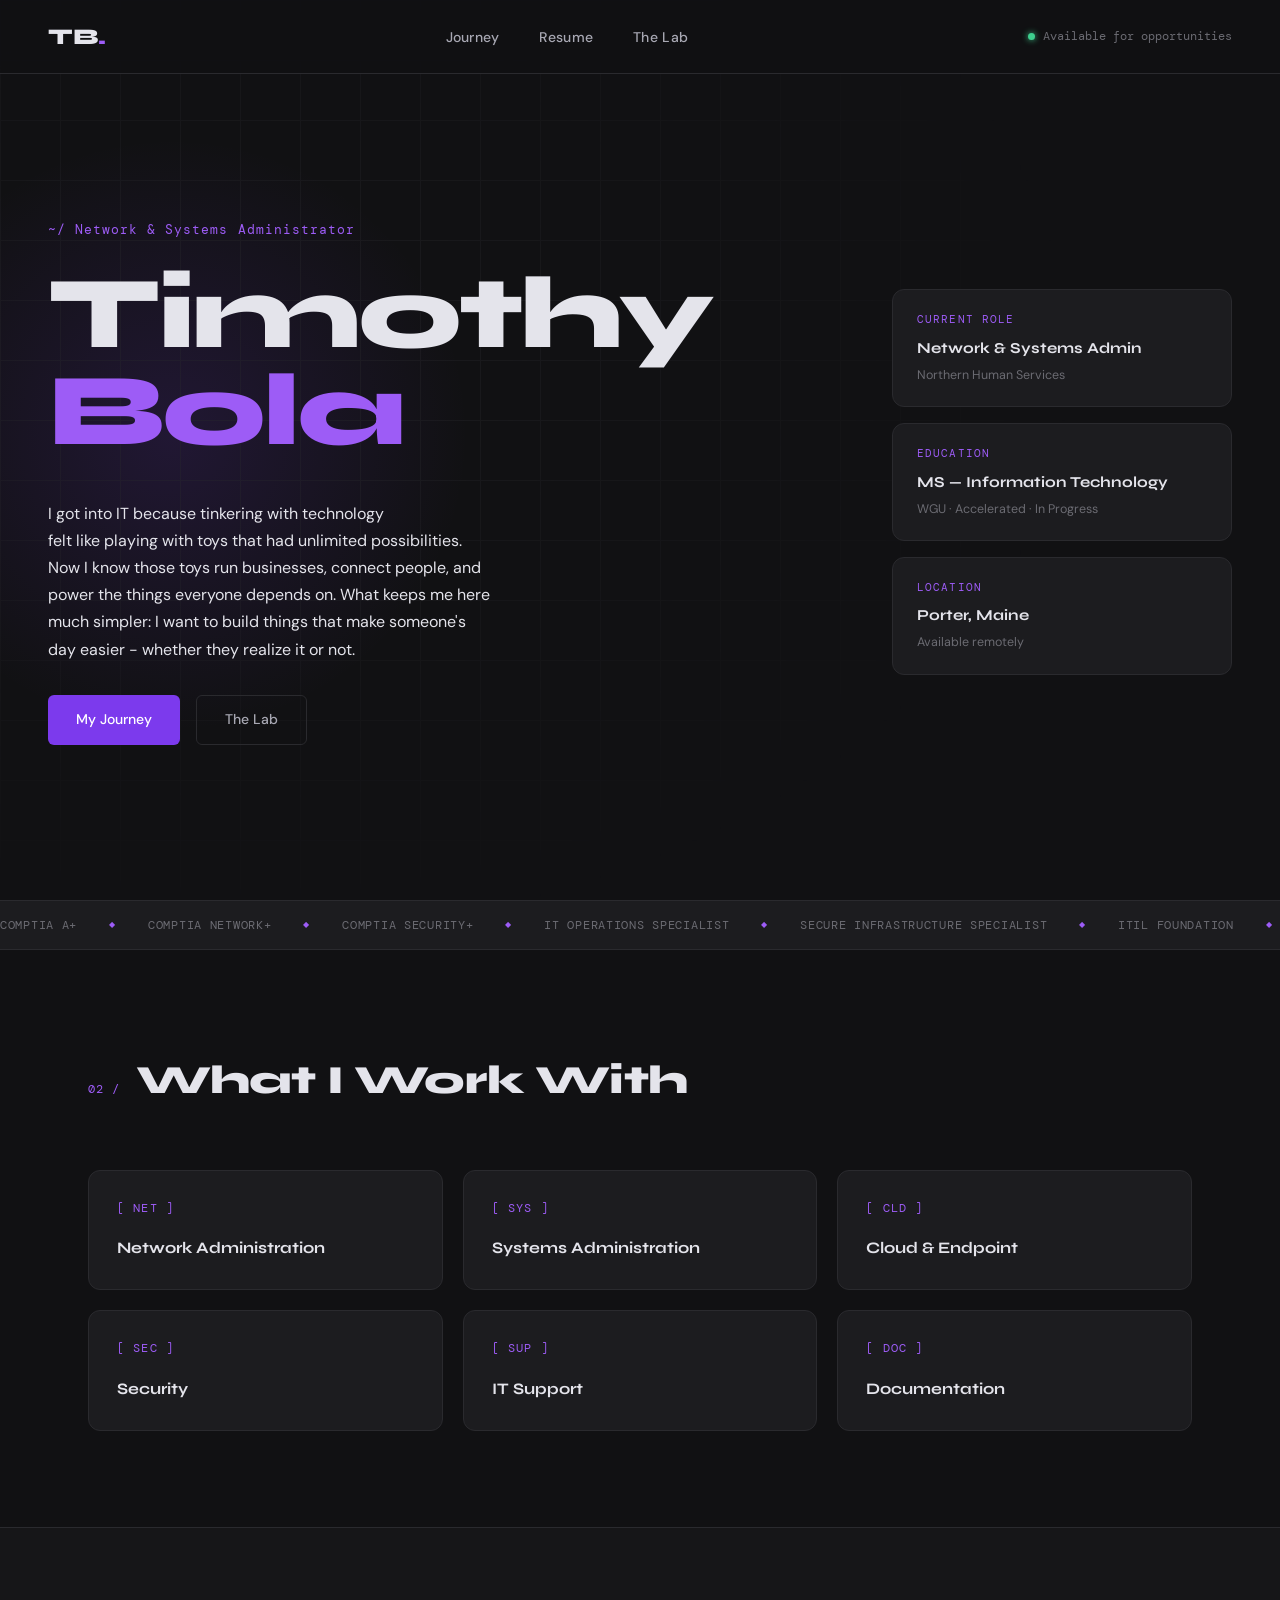
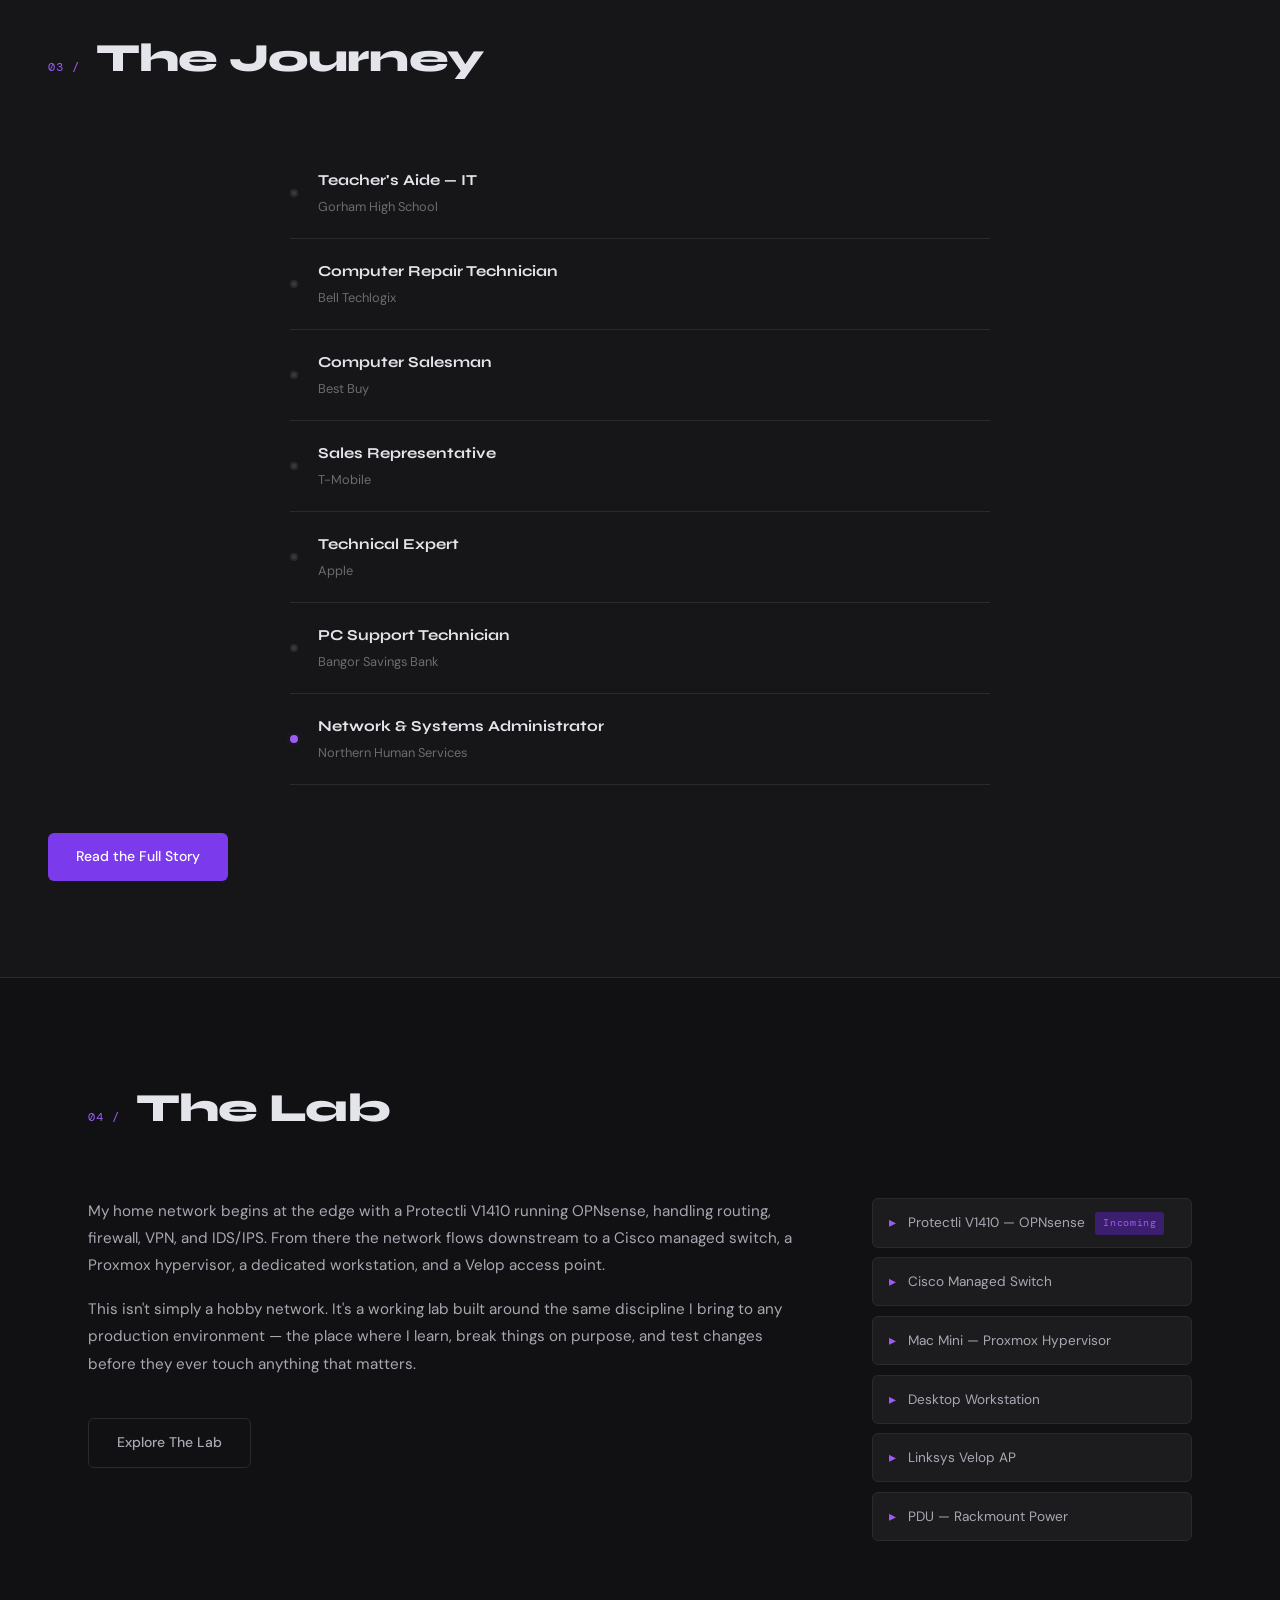
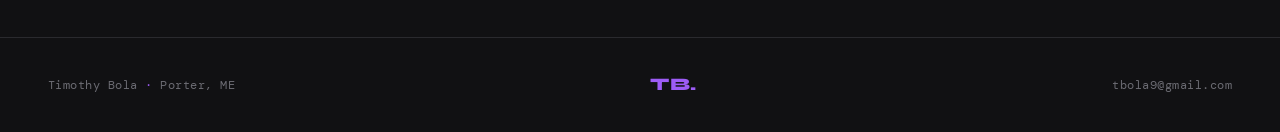
<file: index.html>
<!DOCTYPE html>
<html lang="en">
<head>
  <meta charset="UTF-8" />
  <meta name="viewport" content="width=device-width, initial-scale=1.0" />
  <title>Timothy Bola — Network & Systems Administrator</title>
  <link rel="preconnect" href="https://fonts.googleapis.com" />
  <link rel="preconnect" href="https://fonts.gstatic.com" crossorigin />
  <link href="https://fonts.googleapis.com/css2?family=Syne:wght@400;600;700;800&family=DM+Mono:wght@300;400;500&family=DM+Sans:wght@300;400;500&display=swap" rel="stylesheet" />
  <link rel="stylesheet" href="style.css" />
</head>
<body>

  <!-- NAV -->
  <nav class="nav" id="nav">
    <div class="nav-logo">TB<span class="accent">.</span></div>
    <ul class="nav-links">
      <li><a href="journey.html">Journey</a></li>
      <li><a href="resume.html">Resume</a></li>
      <li><a href="lab.html">The Lab</a></li>
    </ul>
    <div class="nav-status">
      <span class="status-dot"></span>
      <span class="status-text">Available for opportunities</span>
    </div>
  </nav>

  <!-- HERO -->
  <section class="hero" id="about">
    <div class="hero-bg-grid"></div>

    <div class="hero-content">
      <div class="hero-tag mono">
        <span class="accent">~/</span> Network &amp; Systems Administrator
      </div>

      <h1 class="hero-name">
        Timothy<br /><span class="name-accent">Bola</span>
      </h1>

      <p class="hero-statement">
        <p>I got into IT because tinkering with technology</p>
        <p>felt like playing with toys that had unlimited possibilities.</p>
        <p>Now I know those toys run businesses, connect people, and</p>
        <p>power the things everyone depends on. What keeps me here</p>
       <p> much simpler: I want to build things that make someone's</p> 
        <p>day easier - whether they realize it or not.</p>
        <p>                                                         </p>
      </p>

      <div class="hero-cta">
        <a href="journey.html" class="btn btn-primary">My Journey</a>
        <a href="lab.html" class="btn btn-ghost">The Lab</a>
      </div>
    </div>

    <div class="hero-sidebar">
      <div class="sidebar-card">
        <div class="card-label mono">Current Role</div>
        <div class="card-value">Network &amp; Systems Admin</div>
        <div class="card-sub">Northern Human Services</div>
      </div>
      <div class="sidebar-card">
        <div class="card-label mono">Education</div>
        <div class="card-value">MS — Information Technology</div>
        <div class="card-sub">WGU · Accelerated · In Progress</div>
      </div>
      <div class="sidebar-card">
        <div class="card-label mono">Location</div>
        <div class="card-value">Porter, Maine</div>
        <div class="card-sub">Available remotely</div>
      </div>
    </div>
  </section>

  <!-- CERTS TICKER -->
  <div class="ticker-wrap">
    <div class="ticker">
      <span class="mono">CompTIA A+</span>
      <span class="ticker-sep accent">◆</span>
      <span class="mono">CompTIA Network+</span>
      <span class="ticker-sep accent">◆</span>
      <span class="mono">CompTIA Security+</span>
      <span class="ticker-sep accent">◆</span>
      <span class="mono">IT Operations Specialist</span>
      <span class="ticker-sep accent">◆</span>
      <span class="mono">Secure Infrastructure Specialist</span>
      <span class="ticker-sep accent">◆</span>
      <span class="mono">ITIL Foundation</span>
      <span class="ticker-sep accent">◆</span>
      <span class="mono">Google IT Fundamentals</span>
      <span class="ticker-sep accent">◆</span>
      <!-- duplicate for seamless loop -->
      <span class="mono">CompTIA A+</span>
      <span class="ticker-sep accent">◆</span>
      <span class="mono">CompTIA Network+</span>
      <span class="ticker-sep accent">◆</span>
      <span class="mono">CompTIA Security+</span>
      <span class="ticker-sep accent">◆</span>
      <span class="mono">IT Operations Specialist</span>
      <span class="ticker-sep accent">◆</span>
      <span class="mono">Secure Infrastructure Specialist</span>
      <span class="ticker-sep accent">◆</span>
      <span class="mono">ITIL Foundation</span>
      <span class="ticker-sep accent">◆</span>
      <span class="mono">Google IT Fundamentals</span>
      <span class="ticker-sep accent">◆</span>
    </div>
  </div>

  <!-- WHAT I DO -->
  <section class="section" id="skills">
    <div class="section-header">
      <span class="mono accent">02 /</span>
      <h2>What I Work With</h2>
    </div>

    <div class="skills-grid">

      <div class="skill-block">
        <div class="skill-icon mono">[ NET ]</div>
        <h3>Network Administration</h3>
        <div class="skill-reveal">
          <span>OPNsense</span>
          <span>VLANs</span>
          <span>VPNs</span>
          <span>Cisco Switching</span>
          <span>DNS / DHCP</span>
          <span>Firewalls</span>
          <span>IDS / IPS</span>
        </div>
      </div>

      <div class="skill-block">
        <div class="skill-icon mono">[ SYS ]</div>
        <h3>Systems Administration</h3>
        <div class="skill-reveal">
          <span>Active Directory</span>
          <span>Azure AD / Entra ID</span>
          <span>Hybrid Identity</span>
          <span>Proxmox</span>
          <span>VMware</span>
          <span>Hyper-V</span>
          <span>Windows Server</span>
        </div>
      </div>

      <div class="skill-block">
        <div class="skill-icon mono">[ CLD ]</div>
        <h3>Cloud &amp; Endpoint</h3>
        <div class="skill-reveal">
          <span>Microsoft 365</span>
          <span>Microsoft Intune</span>
          <span>MDM / MAM</span>
          <span>Conditional Access</span>
          <span>SharePoint</span>
          <span>Teams</span>
        </div>
      </div>

      <div class="skill-block">
        <div class="skill-icon mono">[ SEC ]</div>
        <h3>Security</h3>
        <div class="skill-reveal">
          <span>MFA</span>
          <span>Conditional Access</span>
          <span>DLP Policies</span>
          <span>Security Hardening</span>
          <span>ITIL Incident Mgmt</span>
          <span>Firewall Policy</span>
        </div>
      </div>

      <div class="skill-block">
        <div class="skill-icon mono">[ SUP ]</div>
        <h3>IT Support</h3>
        <div class="skill-reveal">
          <span>Help Desk Tier 1–2</span>
          <span>TeamViewer</span>
          <span>RDP</span>
          <span>Hardware Repair</span>
          <span>Ticketing Systems</span>
          <span>Asset Management</span>
        </div>
      </div>

      <div class="skill-block">
        <div class="skill-icon mono">[ DOC ]</div>
        <h3>Documentation</h3>
        <div class="skill-reveal">
          <span>Technical Write-ups</span>
          <span>Knowledge Base</span>
          <span>Network Diagrams</span>
          <span>Runbooks</span>
          <span>Escalation Workflows</span>
          <span>Process Documentation</span>
        </div>
      </div>

    </div>
  </section>

  <!-- JOURNEY PREVIEW -->
  <section class="section section-alt" id="journey-preview">
    <div class="section-header">
      <span class="mono accent">03 /</span>
      <h2>The Journey</h2>
    </div>

    <div class="timeline-preview" id="timeline">
      <div class="timeline-indicator" id="tl-indicator"></div>

      <a href="journey.html#stop-1" class="timeline-item" style="--delay: 0ms">
        <div class="tl-content">
          <div class="tl-role">Teacher's Aide — IT</div>
          <div class="tl-org">Gorham High School</div>
        </div>
      </a>

      <a href="journey.html#stop-2" class="timeline-item" style="--delay: 80ms">
        <div class="tl-content">
          <div class="tl-role">Computer Repair Technician</div>
          <div class="tl-org">Bell Techlogix</div>
        </div>
      </a>

      <a href="journey.html#stop-3" class="timeline-item" style="--delay: 160ms">
        <div class="tl-content">
          <div class="tl-role">Computer Salesman</div>
          <div class="tl-org">Best Buy</div>
        </div>
      </a>

      <a href="journey.html#stop-4" class="timeline-item" style="--delay: 200ms">
        <div class="tl-content">
          <div class="tl-role">Sales Representative</div>
          <div class="tl-org">T-Mobile</div>
        </div>
      </a>

      <a href="journey.html#stop-5" class="timeline-item" style="--delay: 240ms">
        <div class="tl-content">
          <div class="tl-role">Technical Expert</div>
          <div class="tl-org">Apple</div>
        </div>
      </a>

      <a href="journey.html#stop-6" class="timeline-item" style="--delay: 280ms">
        <div class="tl-content">
          <div class="tl-role">PC Support Technician</div>
          <div class="tl-org">Bangor Savings Bank</div>
        </div>
      </a>

      <a href="journey.html#stop-7" class="timeline-item timeline-item--current" style="--delay: 320ms">
        <div class="tl-content">
          <div class="tl-role">Network &amp; Systems Administrator</div>
          <div class="tl-org">Northern Human Services</div>
        </div>
      </a>

    </div>

    <a href="journey.html" class="btn btn-primary" style="margin-top: 3rem;">Read the Full Story</a>
  </section>

  <!-- HOMELAB PREVIEW -->
  <section class="section" id="homelab-preview">
    <div class="section-header">
      <span class="mono accent">04 /</span>
      <h2>The Lab</h2>
    </div>
    <div class="homelab-preview-grid">
      <div class="homelab-text">
        <p> My home network begins at the edge with a Protectli V1410 running OPNsense, handling routing, firewall, VPN, and IDS/IPS. From there the network flows downstream to a Cisco managed switch, a Proxmox hypervisor, a dedicated workstation, and a Velop access point.</p>
        <p>This isn't simply a hobby network. It's a working lab built around the same discipline I bring to any production environment — the place where I learn, break things on purpose, and test changes before they ever touch anything that matters.</p>
        <a href="lab.html" class="btn btn-ghost" style="margin-top:1.5rem;">Explore The Lab</a>
      </div>
      <div class="homelab-stack">
        <div class="stack-item">
          <span class="mono accent">▸</span>
          <span>Protectli V1410 — OPNsense <span class="badge">Incoming</span></span>
        </div>
        <div class="stack-item">
          <span class="mono accent">▸</span>
          <span>Cisco Managed Switch</span>
        </div>
        <div class="stack-item">
          <span class="mono accent">▸</span>
          <span>Mac Mini — Proxmox Hypervisor</span>
        </div>
        <div class="stack-item">
          <span class="mono accent">▸</span>
          <span>Desktop Workstation</span>
        </div>
        <div class="stack-item">
          <span class="mono accent">▸</span>
          <span>Linksys Velop AP</span>
        </div>
        <div class="stack-item">
          <span class="mono accent">▸</span>
          <span>PDU — Rackmount Power</span>
        </div>
      </div>
    </div>
  </section>

  <!-- FOOTER -->
  <footer class="footer">
    <div class="footer-left mono">
      Timothy Bola <span class="accent">·</span> Porter, ME
    </div>
    <div class="footer-center mono accent">TB.</div>
    <div class="footer-right mono">
      tbola9@gmail.com
    </div>
  </footer>

  <script src="main.js"></script>
</body>
</html>
</file>
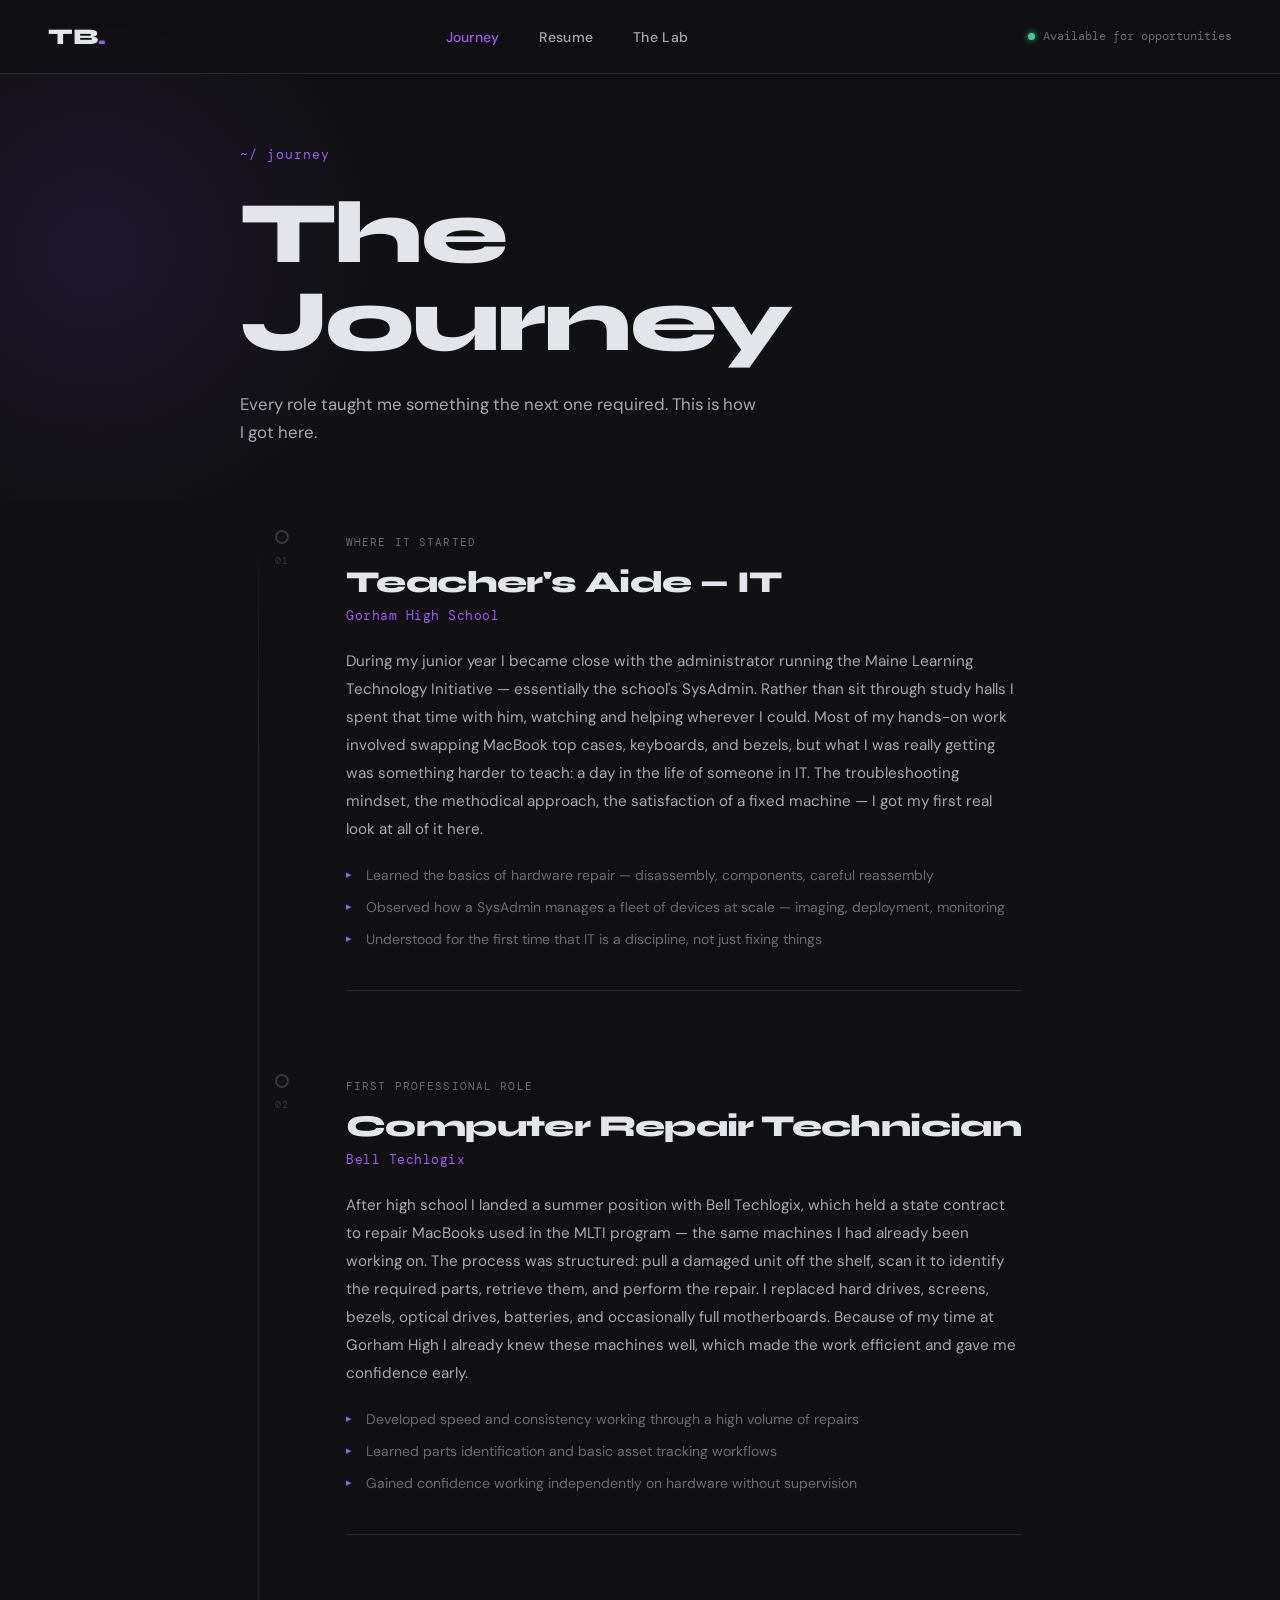
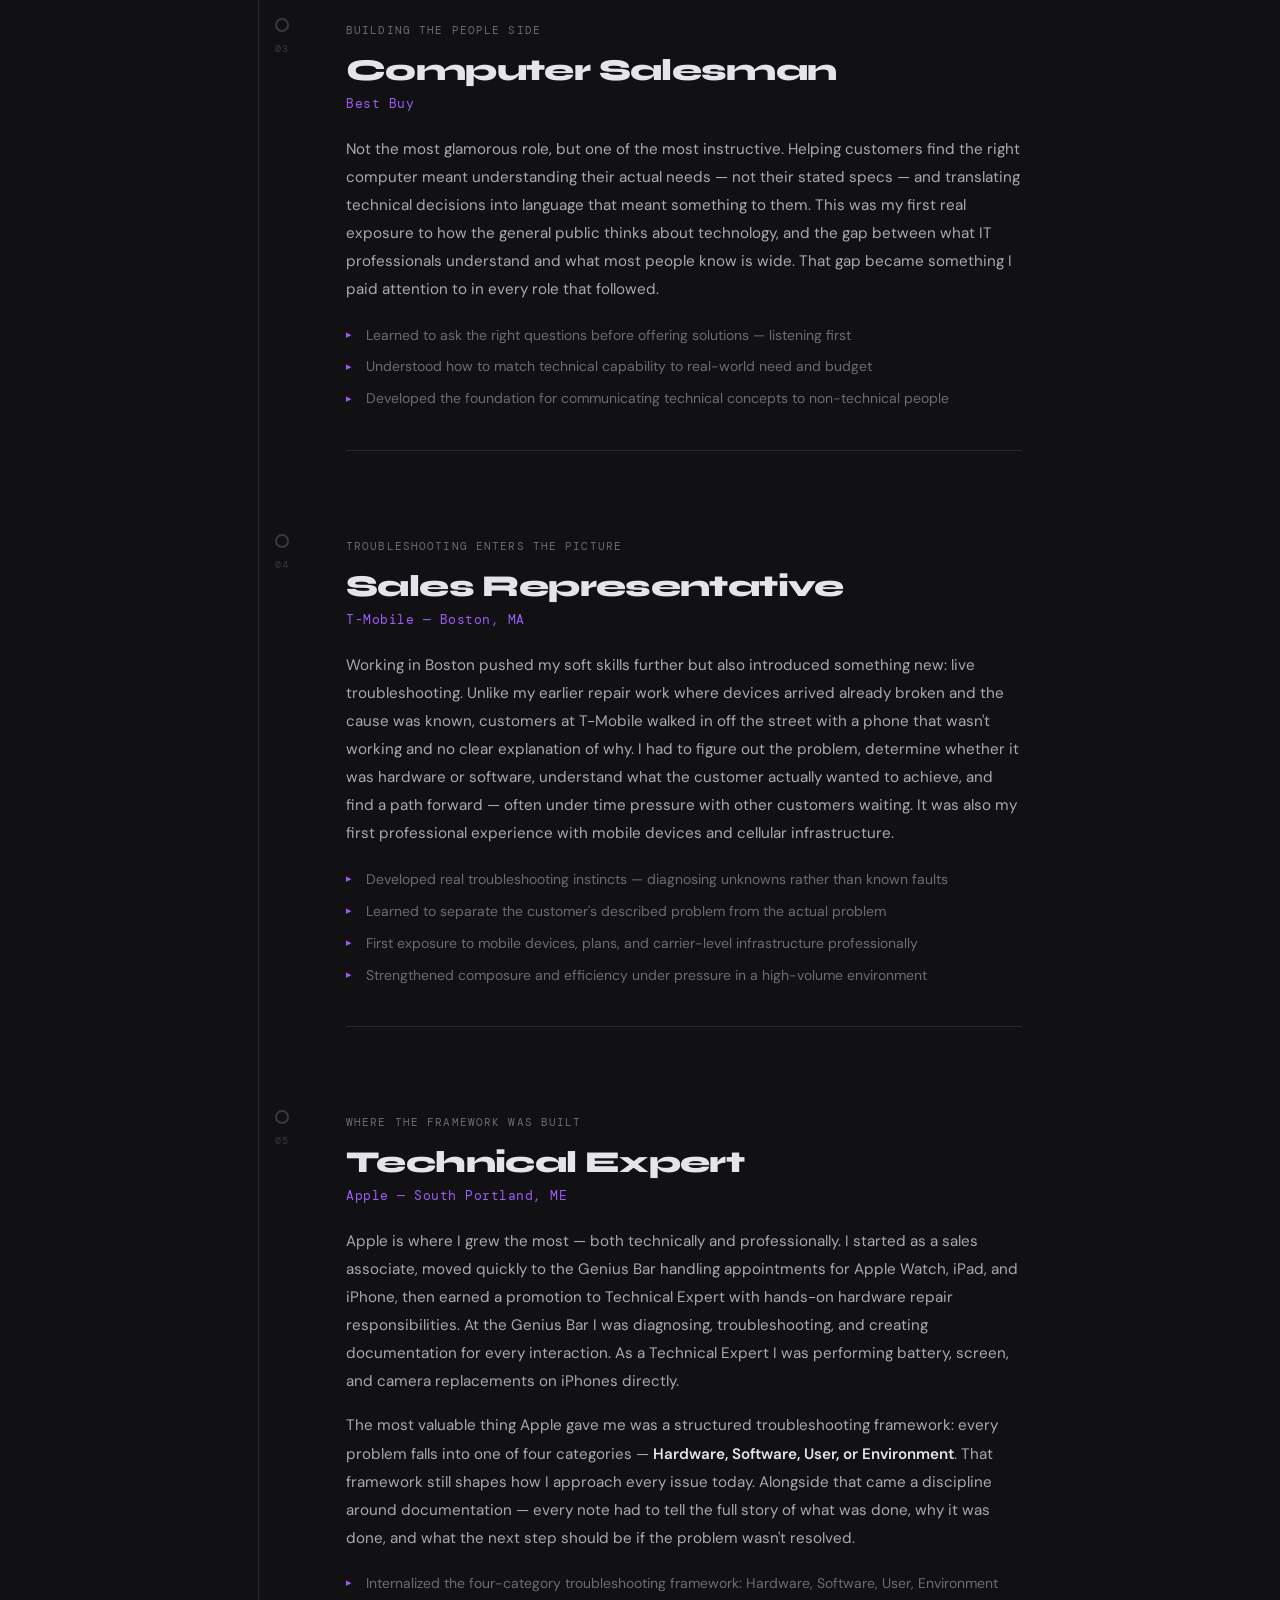
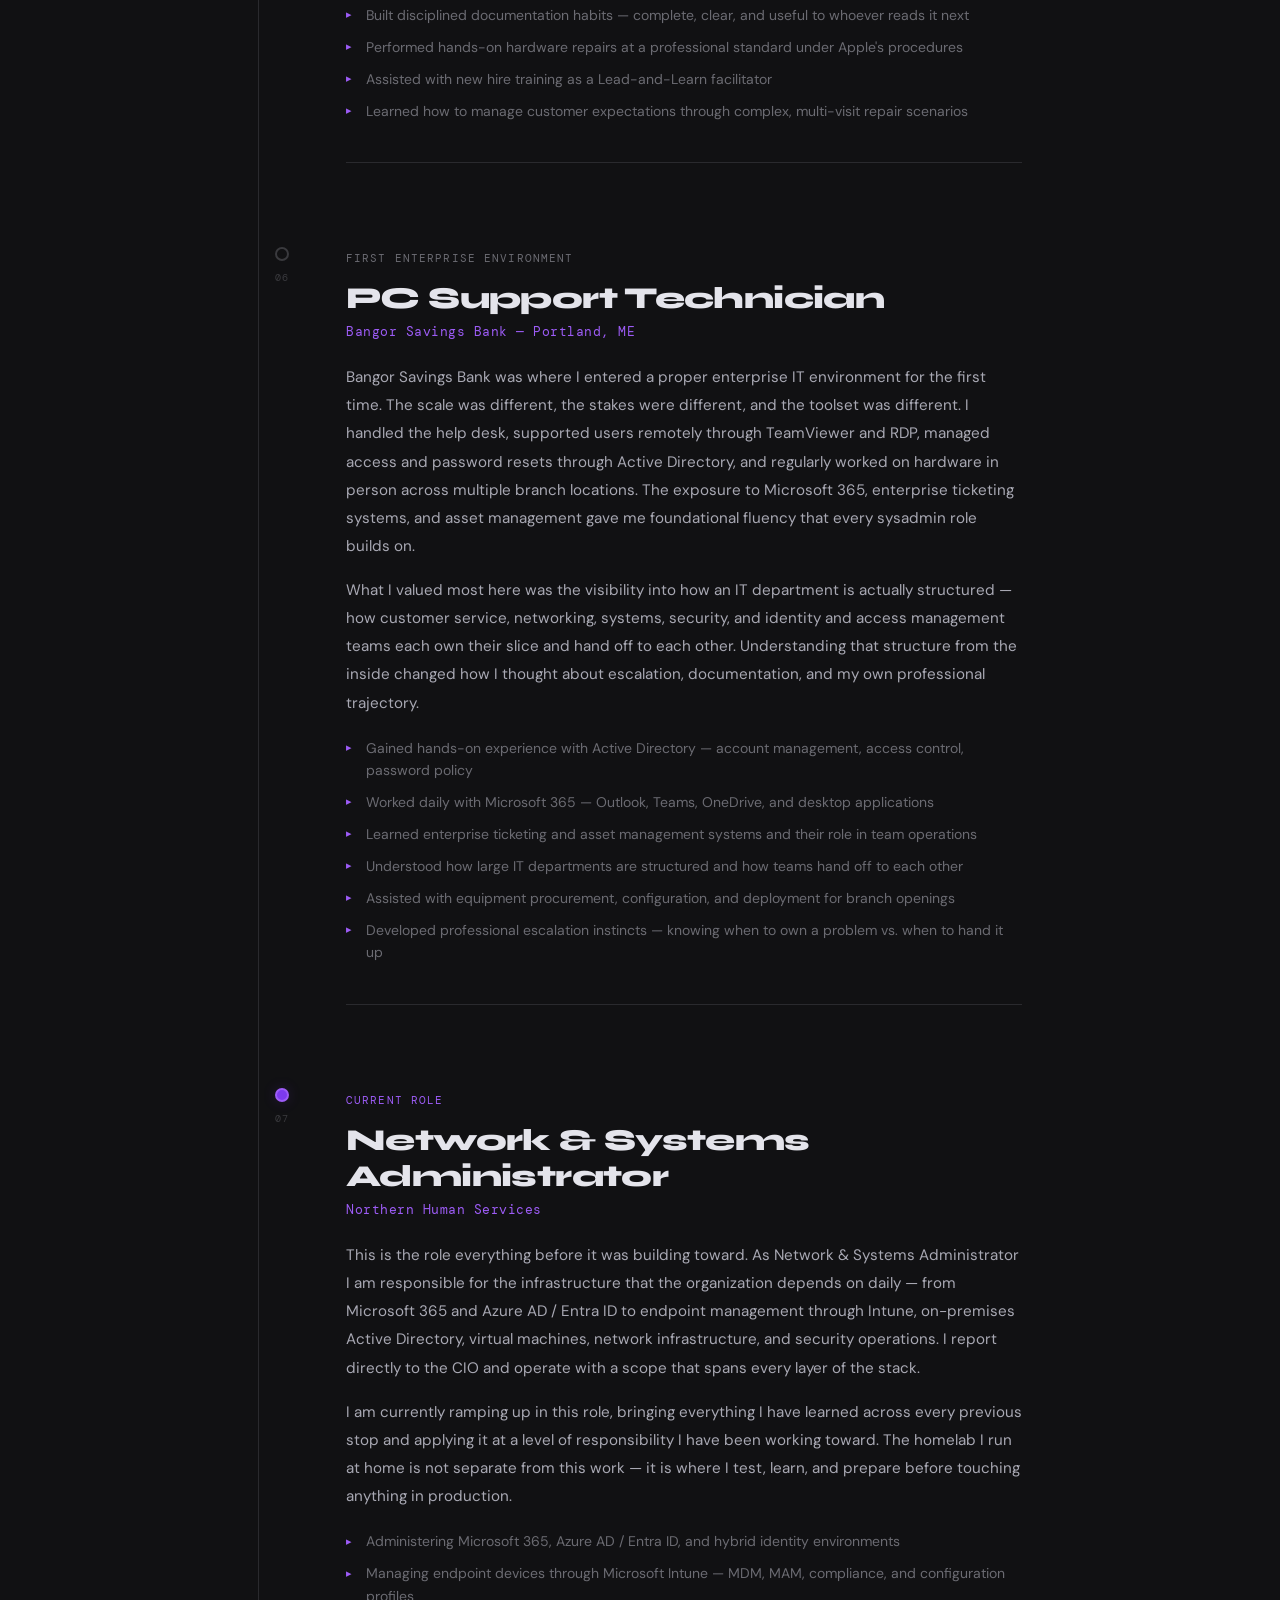
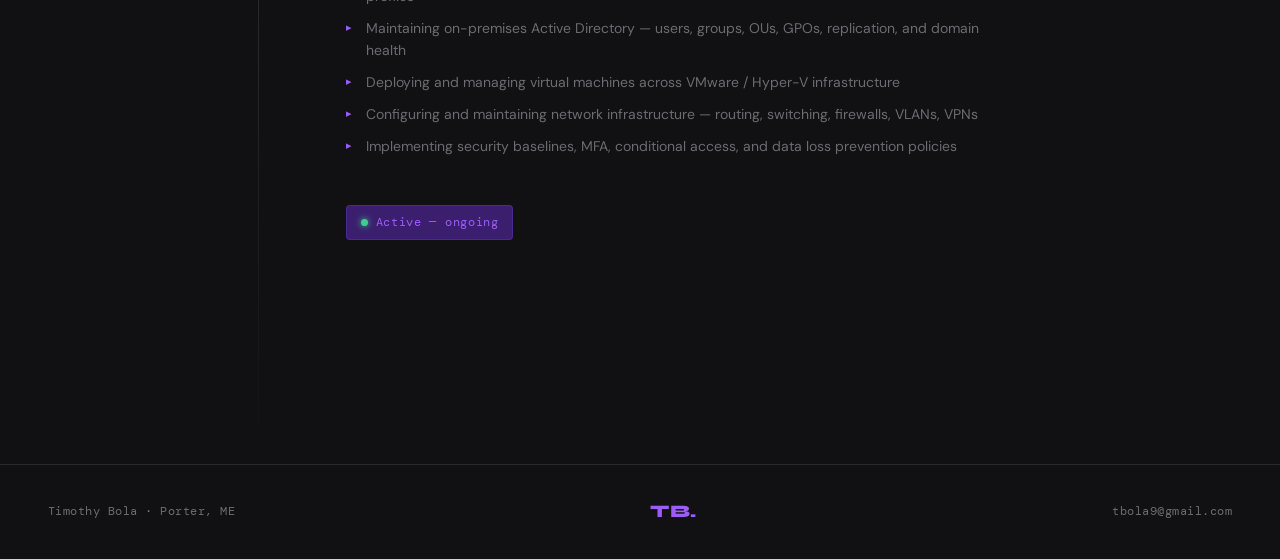
<file: journey.html>
<!DOCTYPE html>
<html lang="en">
<head>
  <meta charset="UTF-8" />
  <meta name="viewport" content="width=device-width, initial-scale=1.0" />
  <title>The Journey — Timothy Bola</title>
  <link rel="preconnect" href="https://fonts.googleapis.com" />
  <link rel="preconnect" href="https://fonts.gstatic.com" crossorigin />
  <link href="https://fonts.googleapis.com/css2?family=Syne:wght@400;600;700;800&family=DM+Mono:wght@300;400;500&family=DM+Sans:wght@300;400;500&display=swap" rel="stylesheet" />
  <link rel="stylesheet" href="style.css" />
  <link rel="stylesheet" href="journey.css" />
</head>
<body>

  <!-- NAV -->
  <nav class="nav" id="nav">
    <a href="index.html" class="nav-logo">TB<span class="accent">.</span></a>
    <ul class="nav-links">
      <li><a href="journey.html" class="nav-active">Journey</a></li>
      <li><a href="resume.html">Resume</a></li>
      <li><a href="lab.html">The Lab</a></li>
    </ul>
    <div class="nav-status">
      <span class="status-dot"></span>
      <span class="status-text">Available for opportunities</span>
    </div>
  </nav>

  <!-- PAGE HEADER -->
  <header class="journey-header">
    <div class="journey-header-inner">
      <div class="hero-tag mono">
        <span class="accent">~/</span> journey
      </div>
      <h1 class="journey-title">The Journey</h1>
      <p class="journey-subtitle">
        Every role taught me something the next one required. This is how I got here.
      </p>
    </div>
  </header>

  <!-- TIMELINE -->
  <main class="journey-main">
    <div class="journey-line"></div>

    <!-- 01 — Gorham High School -->
    <article class="journey-stop" id="stop-1">
      <div class="stop-marker">
        <div class="stop-dot"></div>
        <div class="stop-number mono">01</div>
      </div>
      <div class="stop-content">
        <div class="stop-meta">
          <span class="stop-tag mono">Where it started</span>
        </div>
        <h2 class="stop-title">Teacher's Aide — IT</h2>
        <div class="stop-org">Gorham High School</div>
        <p class="stop-description">
          During my junior year I became close with the administrator running the Maine Learning
          Technology Initiative — essentially the school's SysAdmin. Rather than sit through study
          halls I spent that time with him, watching and helping wherever I could. Most of my hands-on
          work involved swapping MacBook top cases, keyboards, and bezels, but what I was really getting
          was something harder to teach: a day in the life of someone in IT. The troubleshooting mindset,
          the methodical approach, the satisfaction of a fixed machine — I got my first real look at all
          of it here.
        </p>
        <ul class="stop-lessons">
          <li>Learned the basics of hardware repair — disassembly, components, careful reassembly</li>
          <li>Observed how a SysAdmin manages a fleet of devices at scale — imaging, deployment, monitoring</li>
          <li>Understood for the first time that IT is a discipline, not just fixing things</li>
        </ul>
      </div>
    </article>

    <!-- 02 — Bell Techlogix -->
    <article class="journey-stop" id="stop-2">
      <div class="stop-marker">
        <div class="stop-dot"></div>
        <div class="stop-number mono">02</div>
      </div>
      <div class="stop-content">
        <div class="stop-meta">
          <span class="stop-tag mono">First professional role</span>
        </div>
        <h2 class="stop-title">Computer Repair Technician</h2>
        <div class="stop-org">Bell Techlogix</div>
        <p class="stop-description">
          After high school I landed a summer position with Bell Techlogix, which held a state contract
          to repair MacBooks used in the MLTI program — the same machines I had already been working on.
          The process was structured: pull a damaged unit off the shelf, scan it to identify the required
          parts, retrieve them, and perform the repair. I replaced hard drives, screens, bezels, optical
          drives, batteries, and occasionally full motherboards. Because of my time at Gorham High I
          already knew these machines well, which made the work efficient and gave me confidence early.
        </p>
        <ul class="stop-lessons">
          <li>Developed speed and consistency working through a high volume of repairs</li>
          <li>Learned parts identification and basic asset tracking workflows</li>
          <li>Gained confidence working independently on hardware without supervision</li>
        </ul>
      </div>
    </article>

    <!-- 03 — Best Buy -->
    <article class="journey-stop" id="stop-3">
      <div class="stop-marker">
        <div class="stop-dot"></div>
        <div class="stop-number mono">03</div>
      </div>
      <div class="stop-content">
        <div class="stop-meta">
          <span class="stop-tag mono">Building the people side</span>
        </div>
        <h2 class="stop-title">Computer Salesman</h2>
        <div class="stop-org">Best Buy</div>
        <p class="stop-description">
          Not the most glamorous role, but one of the most instructive. Helping customers find the right
          computer meant understanding their actual needs — not their stated specs — and translating
          technical decisions into language that meant something to them. This was my first real exposure
          to how the general public thinks about technology, and the gap between what IT professionals
          understand and what most people know is wide. That gap became something I paid attention to
          in every role that followed.
        </p>
        <ul class="stop-lessons">
          <li>Learned to ask the right questions before offering solutions — listening first</li>
          <li>Understood how to match technical capability to real-world need and budget</li>
          <li>Developed the foundation for communicating technical concepts to non-technical people</li>
        </ul>
      </div>
    </article>

    <!-- 04 — T-Mobile -->
    <article class="journey-stop" id="stop-4">
      <div class="stop-marker">
        <div class="stop-dot"></div>
        <div class="stop-number mono">04</div>
      </div>
      <div class="stop-content">
        <div class="stop-meta">
          <span class="stop-tag mono">Troubleshooting enters the picture</span>
        </div>
        <h2 class="stop-title">Sales Representative</h2>
        <div class="stop-org">T-Mobile — Boston, MA</div>
        <p class="stop-description">
          Working in Boston pushed my soft skills further but also introduced something new:
          live troubleshooting. Unlike my earlier repair work where devices arrived already broken
          and the cause was known, customers at T-Mobile walked in off the street with a phone
          that wasn't working and no clear explanation of why. I had to figure out the problem,
          determine whether it was hardware or software, understand what the customer actually
          wanted to achieve, and find a path forward — often under time pressure with other
          customers waiting. It was also my first professional experience with mobile devices
          and cellular infrastructure.
        </p>
        <ul class="stop-lessons">
          <li>Developed real troubleshooting instincts — diagnosing unknowns rather than known faults</li>
          <li>Learned to separate the customer's described problem from the actual problem</li>
          <li>First exposure to mobile devices, plans, and carrier-level infrastructure professionally</li>
          <li>Strengthened composure and efficiency under pressure in a high-volume environment</li>
        </ul>
      </div>
    </article>

    <!-- 05 — Apple -->
    <article class="journey-stop" id="stop-5">
      <div class="stop-marker">
        <div class="stop-dot"></div>
        <div class="stop-number mono">05</div>
      </div>
      <div class="stop-content">
        <div class="stop-meta">
          <span class="stop-tag mono">Where the framework was built</span>
        </div>
        <h2 class="stop-title">Technical Expert</h2>
        <div class="stop-org">Apple — South Portland, ME</div>
        <p class="stop-description">
          Apple is where I grew the most — both technically and professionally. I started as a
          sales associate, moved quickly to the Genius Bar handling appointments for Apple Watch,
          iPad, and iPhone, then earned a promotion to Technical Expert with hands-on hardware
          repair responsibilities. At the Genius Bar I was diagnosing, troubleshooting, and
          creating documentation for every interaction. As a Technical Expert I was performing
          battery, screen, and camera replacements on iPhones directly.
        </p>
        <p class="stop-description">
          The most valuable thing Apple gave me was a structured troubleshooting framework:
          every problem falls into one of four categories — <strong>Hardware, Software, User,
          or Environment</strong>. That framework still shapes how I approach every issue today.
          Alongside that came a discipline around documentation — every note had to tell the
          full story of what was done, why it was done, and what the next step should be if
          the problem wasn't resolved.
        </p>
        <ul class="stop-lessons">
          <li>Internalized the four-category troubleshooting framework: Hardware, Software, User, Environment</li>
          <li>Built disciplined documentation habits — complete, clear, and useful to whoever reads it next</li>
          <li>Performed hands-on hardware repairs at a professional standard under Apple's procedures</li>
          <li>Assisted with new hire training as a Lead-and-Learn facilitator</li>
          <li>Learned how to manage customer expectations through complex, multi-visit repair scenarios</li>
        </ul>
      </div>
    </article>

    <!-- 06 — Bangor Savings Bank -->
    <article class="journey-stop" id="stop-6">
      <div class="stop-marker">
        <div class="stop-dot"></div>
        <div class="stop-number mono">06</div>
      </div>
      <div class="stop-content">
        <div class="stop-meta">
          <span class="stop-tag mono">First enterprise environment</span>
        </div>
        <h2 class="stop-title">PC Support Technician</h2>
        <div class="stop-org">Bangor Savings Bank — Portland, ME</div>
        <p class="stop-description">
          Bangor Savings Bank was where I entered a proper enterprise IT environment for the
          first time. The scale was different, the stakes were different, and the toolset was
          different. I handled the help desk, supported users remotely through TeamViewer and
          RDP, managed access and password resets through Active Directory, and regularly worked
          on hardware in person across multiple branch locations. The exposure to Microsoft 365,
          enterprise ticketing systems, and asset management gave me foundational fluency that
          every sysadmin role builds on.
        </p>
        <p class="stop-description">
          What I valued most here was the visibility into how an IT department is actually
          structured — how customer service, networking, systems, security, and identity and
          access management teams each own their slice and hand off to each other. Understanding
          that structure from the inside changed how I thought about escalation, documentation,
          and my own professional trajectory.
        </p>
        <ul class="stop-lessons">
          <li>Gained hands-on experience with Active Directory — account management, access control, password policy</li>
          <li>Worked daily with Microsoft 365 — Outlook, Teams, OneDrive, and desktop applications</li>
          <li>Learned enterprise ticketing and asset management systems and their role in team operations</li>
          <li>Understood how large IT departments are structured and how teams hand off to each other</li>
          <li>Assisted with equipment procurement, configuration, and deployment for branch openings</li>
          <li>Developed professional escalation instincts — knowing when to own a problem vs. when to hand it up</li>
        </ul>
      </div>
    </article>

    <!-- 07 — Northern Human Services -->
    <article class="journey-stop journey-stop--current" id="stop-7">
      <div class="stop-marker">
        <div class="stop-dot stop-dot--current"></div>
        <div class="stop-number mono accent">07</div>
      </div>
      <div class="stop-content">
        <div class="stop-meta">
          <span class="stop-tag stop-tag--current mono">Current role</span>
        </div>
        <h2 class="stop-title">Network &amp; Systems Administrator</h2>
        <div class="stop-org">Northern Human Services</div>
        <p class="stop-description">
          This is the role everything before it was building toward. As Network &amp; Systems
          Administrator I am responsible for the infrastructure that the organization depends
          on daily — from Microsoft 365 and Azure AD / Entra ID to endpoint management through
          Intune, on-premises Active Directory, virtual machines, network infrastructure, and
          security operations. I report directly to the CIO and operate with a scope that spans
          every layer of the stack.
        </p>
        <p class="stop-description">
          I am currently ramping up in this role, bringing everything I have learned across
          every previous stop and applying it at a level of responsibility I have been working
          toward. The homelab I run at home is not separate from this work — it is where I test,
          learn, and prepare before touching anything in production.
        </p>
        <ul class="stop-lessons">
          <li>Administering Microsoft 365, Azure AD / Entra ID, and hybrid identity environments</li>
          <li>Managing endpoint devices through Microsoft Intune — MDM, MAM, compliance, and configuration profiles</li>
          <li>Maintaining on-premises Active Directory — users, groups, OUs, GPOs, replication, and domain health</li>
          <li>Deploying and managing virtual machines across VMware / Hyper-V infrastructure</li>
          <li>Configuring and maintaining network infrastructure — routing, switching, firewalls, VLANs, VPNs</li>
          <li>Implementing security baselines, MFA, conditional access, and data loss prevention policies</li>
        </ul>

        <div class="stop-current-badge">
          <span class="status-dot"></span>
          <span class="mono">Active — ongoing</span>
        </div>
      </div>
    </article>

  </main>

  <!-- FOOTER -->
  <footer class="footer">
    <div class="footer-left mono">
      Timothy Bola <span class="accent">·</span> Porter, ME
    </div>
    <div class="footer-center mono accent">TB.</div>
    <div class="footer-right mono">
      tbola9@gmail.com
    </div>
  </footer>

  <script src="main.js"></script>
  <script src="journey.js"></script>
</body>
</html>
</file>
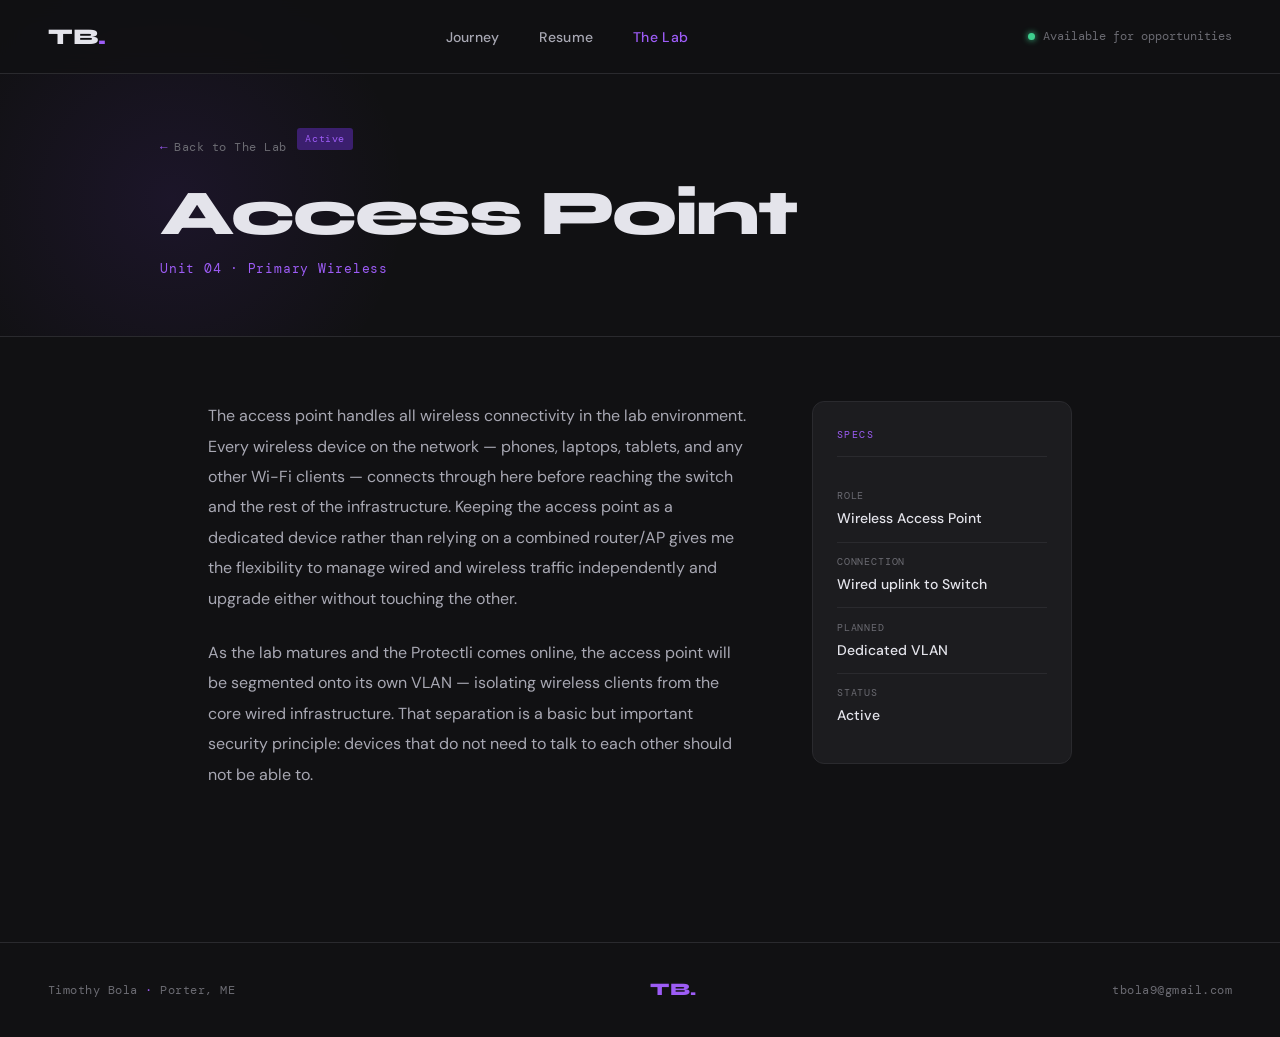
<file: lab-ap.html>
<!DOCTYPE html>
<html lang="en">
<head>
  <meta charset="UTF-8" />
  <meta name="viewport" content="width=device-width, initial-scale=1.0" />
  <title>Access Point — The Lab — Timothy Bola</title>
  <link rel="preconnect" href="https://fonts.googleapis.com" />
  <link rel="preconnect" href="https://fonts.gstatic.com" crossorigin />
  <link href="https://fonts.googleapis.com/css2?family=Syne:wght@400;600;700;800&family=DM+Mono:wght@300;400;500&family=DM+Sans:wght@300;400;500&display=swap" rel="stylesheet" />
  <link rel="stylesheet" href="style.css" />
  <link rel="stylesheet" href="lab-detail.css" />
</head>
<body>
  <nav class="nav" id="nav">
    <a href="index.html" class="nav-logo">TB<span class="accent">.</span></a>
    <ul class="nav-links">
      <li><a href="journey.html">Journey</a></li>
      <li><a href="resume.html">Resume</a></li>
      <li><a href="lab.html" class="nav-active">The Lab</a></li>
    </ul>
    <div class="nav-status">
      <span class="status-dot"></span>
      <span class="status-text">Available for opportunities</span>
    </div>
  </nav>

  <header class="detail-header">
    <div class="detail-header-inner">
      <a href="lab.html" class="detail-back mono"><span class="accent">←</span> Back to The Lab</a>
      <div class="detail-badge badge badge--green">Active</div>
      <h1 class="detail-title">Access Point</h1>
      <p class="detail-subtitle mono">Unit 04 · Primary Wireless</p>
    </div>
  </header>

  <main class="detail-main">
    <div class="detail-body">
      <div class="detail-content">
        <p>The access point handles all wireless connectivity in the lab environment. Every wireless device on the network — phones, laptops, tablets, and any other Wi-Fi clients — connects through here before reaching the switch and the rest of the infrastructure. Keeping the access point as a dedicated device rather than relying on a combined router/AP gives me the flexibility to manage wired and wireless traffic independently and upgrade either without touching the other.</p><p>As the lab matures and the Protectli comes online, the access point will be segmented onto its own VLAN — isolating wireless clients from the core wired infrastructure. That separation is a basic but important security principle: devices that do not need to talk to each other should not be able to.</p>
      </div>
      <aside class="detail-specs">
        <div class="specs-heading mono">Specs</div>
        <div class="spec-row"><span class="spec-label mono">Role</span><span class="spec-value">Wireless Access Point</span></div><div class="spec-row"><span class="spec-label mono">Connection</span><span class="spec-value">Wired uplink to Switch</span></div><div class="spec-row"><span class="spec-label mono">Planned</span><span class="spec-value">Dedicated VLAN</span></div><div class="spec-row"><span class="spec-label mono">Status</span><span class="spec-value">Active</span></div>
      </aside>
    </div>
  </main>

  <footer class="footer">
    <div class="footer-left mono">Timothy Bola <span class="accent">·</span> Porter, ME</div>
    <div class="footer-center mono accent">TB.</div>
    <div class="footer-right mono">tbola9@gmail.com</div>
  </footer>
  <script src="main.js"></script>
</body>
</html>
</file>
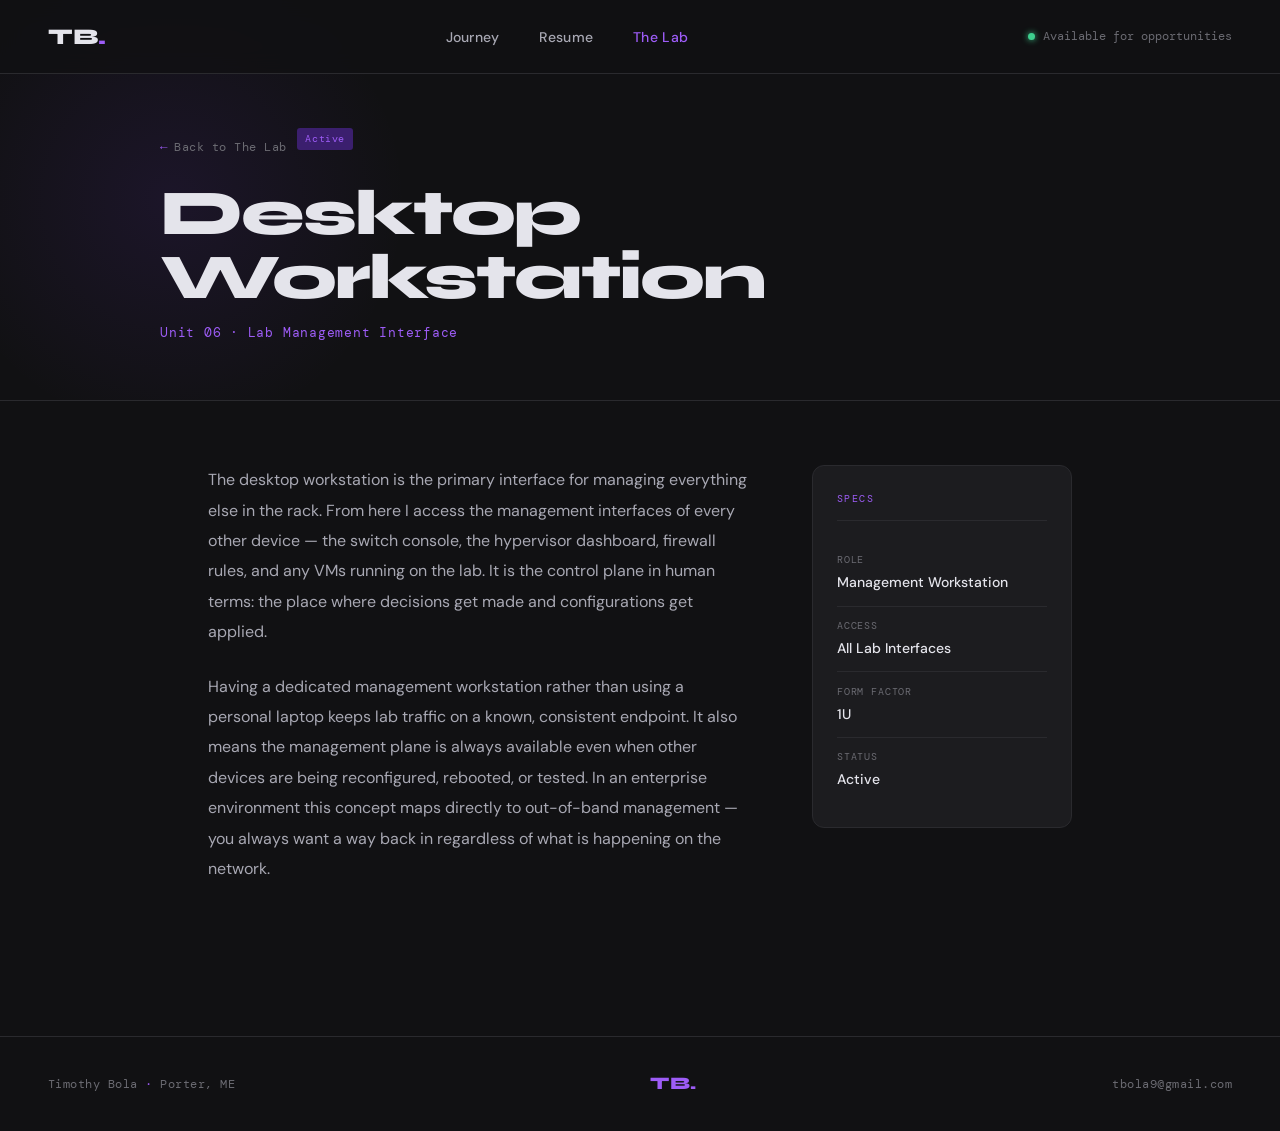
<file: lab-desktop.html>
<!DOCTYPE html>
<html lang="en">
<head>
  <meta charset="UTF-8" />
  <meta name="viewport" content="width=device-width, initial-scale=1.0" />
  <title>Desktop Workstation — The Lab — Timothy Bola</title>
  <link rel="preconnect" href="https://fonts.googleapis.com" />
  <link rel="preconnect" href="https://fonts.gstatic.com" crossorigin />
  <link href="https://fonts.googleapis.com/css2?family=Syne:wght@400;600;700;800&family=DM+Mono:wght@300;400;500&family=DM+Sans:wght@300;400;500&display=swap" rel="stylesheet" />
  <link rel="stylesheet" href="style.css" />
  <link rel="stylesheet" href="lab-detail.css" />
</head>
<body>
  <nav class="nav" id="nav">
    <a href="index.html" class="nav-logo">TB<span class="accent">.</span></a>
    <ul class="nav-links">
      <li><a href="journey.html">Journey</a></li>
      <li><a href="resume.html">Resume</a></li>
      <li><a href="lab.html" class="nav-active">The Lab</a></li>
    </ul>
    <div class="nav-status">
      <span class="status-dot"></span>
      <span class="status-text">Available for opportunities</span>
    </div>
  </nav>

  <header class="detail-header">
    <div class="detail-header-inner">
      <a href="lab.html" class="detail-back mono"><span class="accent">←</span> Back to The Lab</a>
      <div class="detail-badge badge badge--green">Active</div>
      <h1 class="detail-title">Desktop Workstation</h1>
      <p class="detail-subtitle mono">Unit 06 · Lab Management Interface</p>
    </div>
  </header>

  <main class="detail-main">
    <div class="detail-body">
      <div class="detail-content">
        <p>The desktop workstation is the primary interface for managing everything else in the rack. From here I access the management interfaces of every other device — the switch console, the hypervisor dashboard, firewall rules, and any VMs running on the lab. It is the control plane in human terms: the place where decisions get made and configurations get applied.</p><p>Having a dedicated management workstation rather than using a personal laptop keeps lab traffic on a known, consistent endpoint. It also means the management plane is always available even when other devices are being reconfigured, rebooted, or tested. In an enterprise environment this concept maps directly to out-of-band management — you always want a way back in regardless of what is happening on the network.</p>
      </div>
      <aside class="detail-specs">
        <div class="specs-heading mono">Specs</div>
        <div class="spec-row"><span class="spec-label mono">Role</span><span class="spec-value">Management Workstation</span></div><div class="spec-row"><span class="spec-label mono">Access</span><span class="spec-value">All Lab Interfaces</span></div><div class="spec-row"><span class="spec-label mono">Form Factor</span><span class="spec-value">1U</span></div><div class="spec-row"><span class="spec-label mono">Status</span><span class="spec-value">Active</span></div>
      </aside>
    </div>
  </main>

  <footer class="footer">
    <div class="footer-left mono">Timothy Bola <span class="accent">·</span> Porter, ME</div>
    <div class="footer-center mono accent">TB.</div>
    <div class="footer-right mono">tbola9@gmail.com</div>
  </footer>
  <script src="main.js"></script>
</body>
</html>
</file>
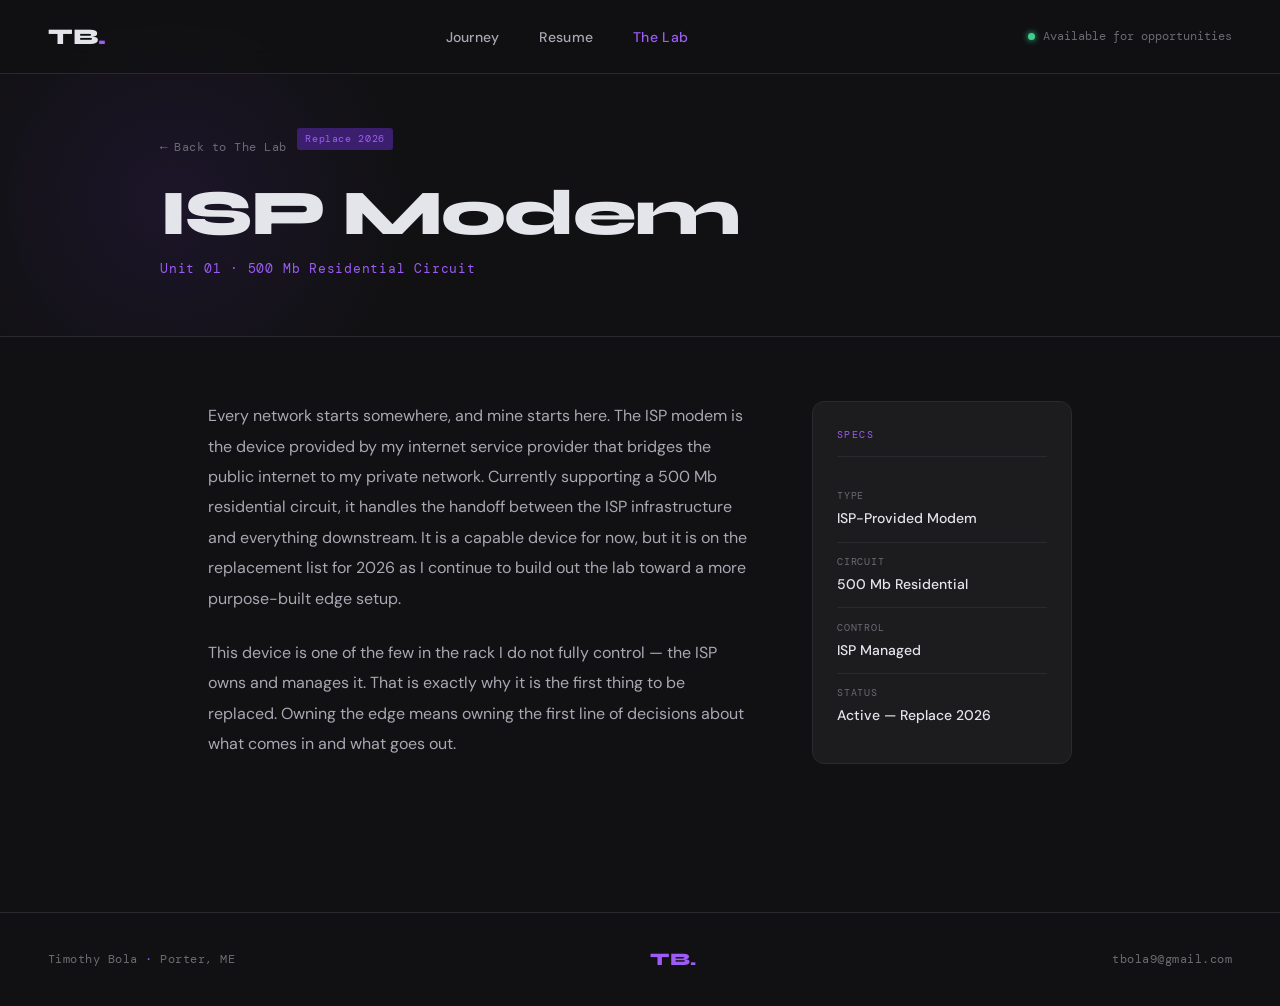
<file: lab-modem.html>
<!DOCTYPE html>
<html lang="en">
<head>
  <meta charset="UTF-8" />
  <meta name="viewport" content="width=device-width, initial-scale=1.0" />
  <title>ISP Modem — The Lab — Timothy Bola</title>
  <link rel="preconnect" href="https://fonts.googleapis.com" />
  <link rel="preconnect" href="https://fonts.gstatic.com" crossorigin />
  <link href="https://fonts.googleapis.com/css2?family=Syne:wght@400;600;700;800&family=DM+Mono:wght@300;400;500&family=DM+Sans:wght@300;400;500&display=swap" rel="stylesheet" />
  <link rel="stylesheet" href="style.css" />
  <link rel="stylesheet" href="lab-detail.css" />
</head>
<body>
  <nav class="nav" id="nav">
    <a href="index.html" class="nav-logo">TB<span class="accent">.</span></a>
    <ul class="nav-links">
      <li><a href="journey.html">Journey</a></li>
      <li><a href="resume.html">Resume</a></li>
      <li><a href="lab.html" class="nav-active">The Lab</a></li>
    </ul>
    <div class="nav-status">
      <span class="status-dot"></span>
      <span class="status-text">Available for opportunities</span>
    </div>
  </nav>

  <header class="detail-header">
    <div class="detail-header-inner">
      <a href="lab.html" class="detail-back mono"><span class="accent">←</span> Back to The Lab</a>
      <div class="detail-badge badge badge--amber">Replace 2026</div>
      <h1 class="detail-title">ISP Modem</h1>
      <p class="detail-subtitle mono">Unit 01 · 500 Mb Residential Circuit</p>
    </div>
  </header>

  <main class="detail-main">
    <div class="detail-body">
      <div class="detail-content">
        <p>Every network starts somewhere, and mine starts here. The ISP modem is the device provided by my internet service provider that bridges the public internet to my private network. Currently supporting a 500 Mb residential circuit, it handles the handoff between the ISP infrastructure and everything downstream. It is a capable device for now, but it is on the replacement list for 2026 as I continue to build out the lab toward a more purpose-built edge setup.</p><p>This device is one of the few in the rack I do not fully control — the ISP owns and manages it. That is exactly why it is the first thing to be replaced. Owning the edge means owning the first line of decisions about what comes in and what goes out.</p>
      </div>
      <aside class="detail-specs">
        <div class="specs-heading mono">Specs</div>
        <div class="spec-row"><span class="spec-label mono">Type</span><span class="spec-value">ISP-Provided Modem</span></div><div class="spec-row"><span class="spec-label mono">Circuit</span><span class="spec-value">500 Mb Residential</span></div><div class="spec-row"><span class="spec-label mono">Control</span><span class="spec-value">ISP Managed</span></div><div class="spec-row"><span class="spec-label mono">Status</span><span class="spec-value">Active — Replace 2026</span></div>
      </aside>
    </div>
  </main>

  <footer class="footer">
    <div class="footer-left mono">Timothy Bola <span class="accent">·</span> Porter, ME</div>
    <div class="footer-center mono accent">TB.</div>
    <div class="footer-right mono">tbola9@gmail.com</div>
  </footer>
  <script src="main.js"></script>
</body>
</html>
</file>
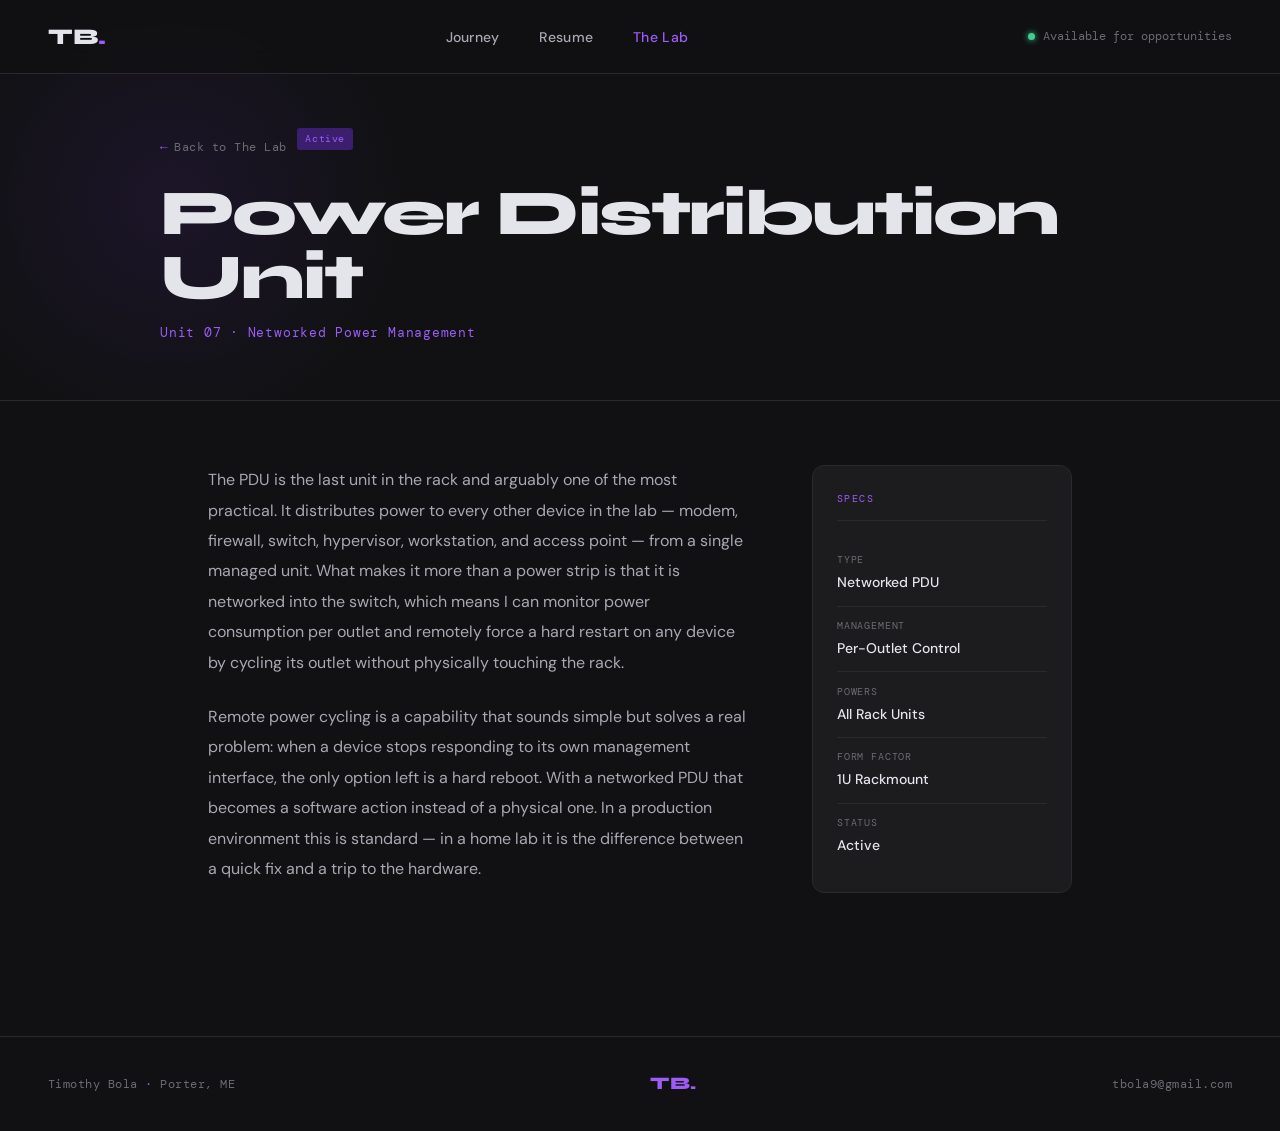
<file: lab-pdu.html>
<!DOCTYPE html>
<html lang="en">
<head>
  <meta charset="UTF-8" />
  <meta name="viewport" content="width=device-width, initial-scale=1.0" />
  <title>Power Distribution Unit — The Lab — Timothy Bola</title>
  <link rel="preconnect" href="https://fonts.googleapis.com" />
  <link rel="preconnect" href="https://fonts.gstatic.com" crossorigin />
  <link href="https://fonts.googleapis.com/css2?family=Syne:wght@400;600;700;800&family=DM+Mono:wght@300;400;500&family=DM+Sans:wght@300;400;500&display=swap" rel="stylesheet" />
  <link rel="stylesheet" href="style.css" />
  <link rel="stylesheet" href="lab-detail.css" />
</head>
<body>
  <nav class="nav" id="nav">
    <a href="index.html" class="nav-logo">TB<span class="accent">.</span></a>
    <ul class="nav-links">
      <li><a href="journey.html">Journey</a></li>
      <li><a href="resume.html">Resume</a></li>
      <li><a href="lab.html" class="nav-active">The Lab</a></li>
    </ul>
    <div class="nav-status">
      <span class="status-dot"></span>
      <span class="status-text">Available for opportunities</span>
    </div>
  </nav>

  <header class="detail-header">
    <div class="detail-header-inner">
      <a href="lab.html" class="detail-back mono"><span class="accent">←</span> Back to The Lab</a>
      <div class="detail-badge badge badge--green">Active</div>
      <h1 class="detail-title">Power Distribution Unit</h1>
      <p class="detail-subtitle mono">Unit 07 · Networked Power Management</p>
    </div>
  </header>

  <main class="detail-main">
    <div class="detail-body">
      <div class="detail-content">
        <p>The PDU is the last unit in the rack and arguably one of the most practical. It distributes power to every other device in the lab — modem, firewall, switch, hypervisor, workstation, and access point — from a single managed unit. What makes it more than a power strip is that it is networked into the switch, which means I can monitor power consumption per outlet and remotely force a hard restart on any device by cycling its outlet without physically touching the rack.</p><p>Remote power cycling is a capability that sounds simple but solves a real problem: when a device stops responding to its own management interface, the only option left is a hard reboot. With a networked PDU that becomes a software action instead of a physical one. In a production environment this is standard — in a home lab it is the difference between a quick fix and a trip to the hardware.</p>
      </div>
      <aside class="detail-specs">
        <div class="specs-heading mono">Specs</div>
        <div class="spec-row"><span class="spec-label mono">Type</span><span class="spec-value">Networked PDU</span></div><div class="spec-row"><span class="spec-label mono">Management</span><span class="spec-value">Per-Outlet Control</span></div><div class="spec-row"><span class="spec-label mono">Powers</span><span class="spec-value">All Rack Units</span></div><div class="spec-row"><span class="spec-label mono">Form Factor</span><span class="spec-value">1U Rackmount</span></div><div class="spec-row"><span class="spec-label mono">Status</span><span class="spec-value">Active</span></div>
      </aside>
    </div>
  </main>

  <footer class="footer">
    <div class="footer-left mono">Timothy Bola <span class="accent">·</span> Porter, ME</div>
    <div class="footer-center mono accent">TB.</div>
    <div class="footer-right mono">tbola9@gmail.com</div>
  </footer>
  <script src="main.js"></script>
</body>
</html>
</file>
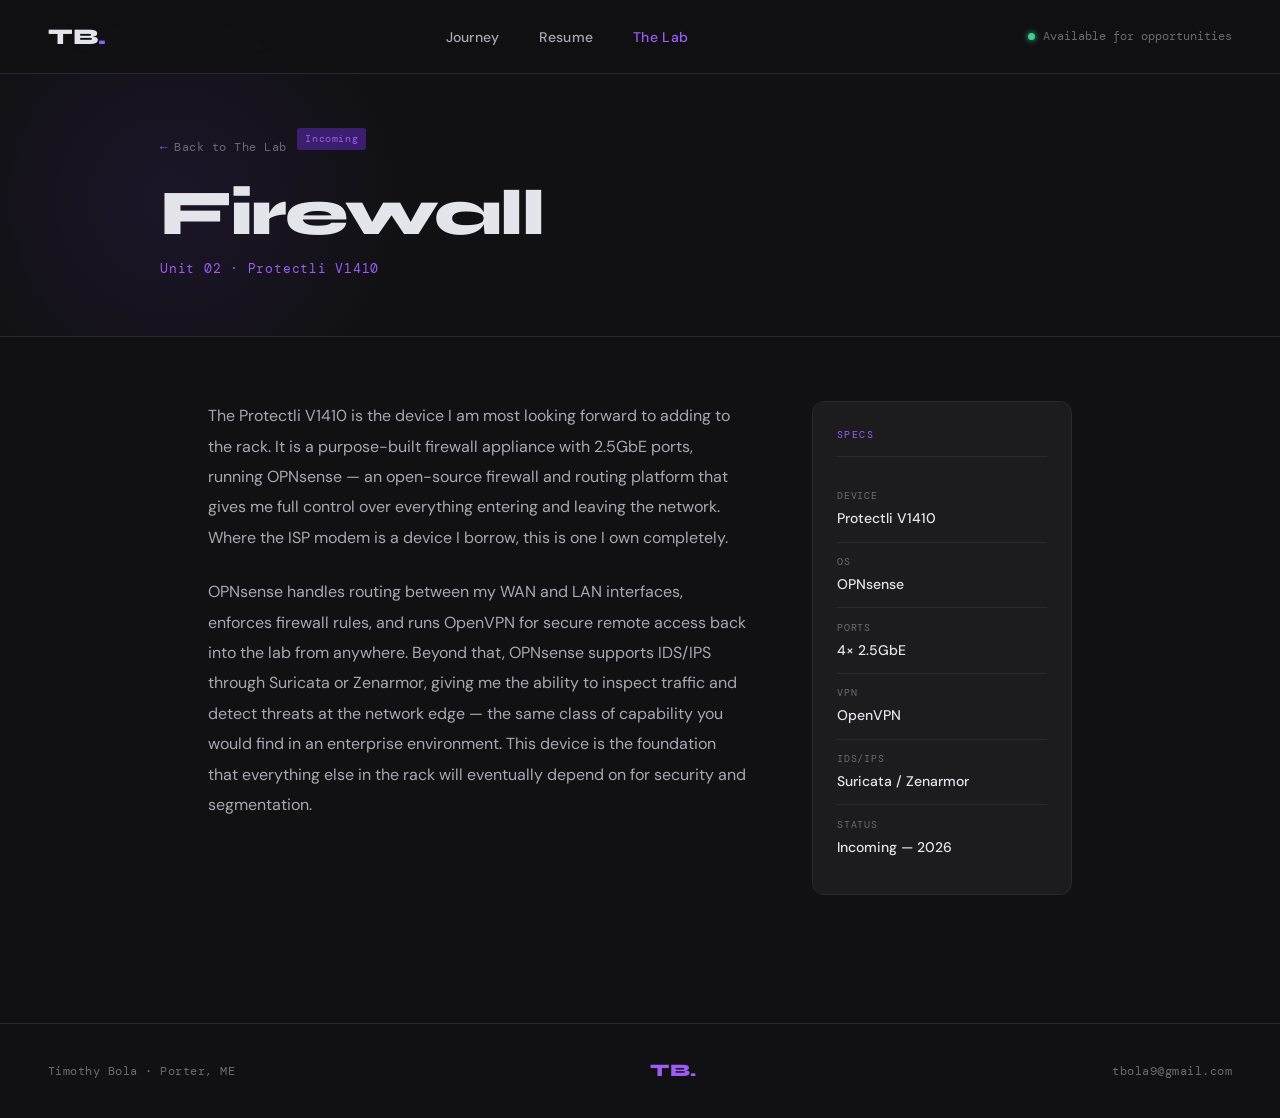
<file: lab-protectli.html>
<!DOCTYPE html>
<html lang="en">
<head>
  <meta charset="UTF-8" />
  <meta name="viewport" content="width=device-width, initial-scale=1.0" />
  <title>Firewall — The Lab — Timothy Bola</title>
  <link rel="preconnect" href="https://fonts.googleapis.com" />
  <link rel="preconnect" href="https://fonts.gstatic.com" crossorigin />
  <link href="https://fonts.googleapis.com/css2?family=Syne:wght@400;600;700;800&family=DM+Mono:wght@300;400;500&family=DM+Sans:wght@300;400;500&display=swap" rel="stylesheet" />
  <link rel="stylesheet" href="style.css" />
  <link rel="stylesheet" href="lab-detail.css" />
</head>
<body>
  <nav class="nav" id="nav">
    <a href="index.html" class="nav-logo">TB<span class="accent">.</span></a>
    <ul class="nav-links">
      <li><a href="journey.html">Journey</a></li>
      <li><a href="resume.html">Resume</a></li>
      <li><a href="lab.html" class="nav-active">The Lab</a></li>
    </ul>
    <div class="nav-status">
      <span class="status-dot"></span>
      <span class="status-text">Available for opportunities</span>
    </div>
  </nav>

  <header class="detail-header">
    <div class="detail-header-inner">
      <a href="lab.html" class="detail-back mono"><span class="accent">←</span> Back to The Lab</a>
      <div class="detail-badge badge badge--purple">Incoming</div>
      <h1 class="detail-title">Firewall</h1>
      <p class="detail-subtitle mono">Unit 02 · Protectli V1410</p>
    </div>
  </header>

  <main class="detail-main">
    <div class="detail-body">
      <div class="detail-content">
        <p>The Protectli V1410 is the device I am most looking forward to adding to the rack. It is a purpose-built firewall appliance with 2.5GbE ports, running OPNsense — an open-source firewall and routing platform that gives me full control over everything entering and leaving the network. Where the ISP modem is a device I borrow, this is one I own completely.</p><p>OPNsense handles routing between my WAN and LAN interfaces, enforces firewall rules, and runs OpenVPN for secure remote access back into the lab from anywhere. Beyond that, OPNsense supports IDS/IPS through Suricata or Zenarmor, giving me the ability to inspect traffic and detect threats at the network edge — the same class of capability you would find in an enterprise environment. This device is the foundation that everything else in the rack will eventually depend on for security and segmentation.</p>
      </div>
      <aside class="detail-specs">
        <div class="specs-heading mono">Specs</div>
        <div class="spec-row"><span class="spec-label mono">Device</span><span class="spec-value">Protectli V1410</span></div><div class="spec-row"><span class="spec-label mono">OS</span><span class="spec-value">OPNsense</span></div><div class="spec-row"><span class="spec-label mono">Ports</span><span class="spec-value">4× 2.5GbE</span></div><div class="spec-row"><span class="spec-label mono">VPN</span><span class="spec-value">OpenVPN</span></div><div class="spec-row"><span class="spec-label mono">IDS/IPS</span><span class="spec-value">Suricata / Zenarmor</span></div><div class="spec-row"><span class="spec-label mono">Status</span><span class="spec-value">Incoming — 2026</span></div>
      </aside>
    </div>
  </main>

  <footer class="footer">
    <div class="footer-left mono">Timothy Bola <span class="accent">·</span> Porter, ME</div>
    <div class="footer-center mono accent">TB.</div>
    <div class="footer-right mono">tbola9@gmail.com</div>
  </footer>
  <script src="main.js"></script>
</body>
</html>
</file>
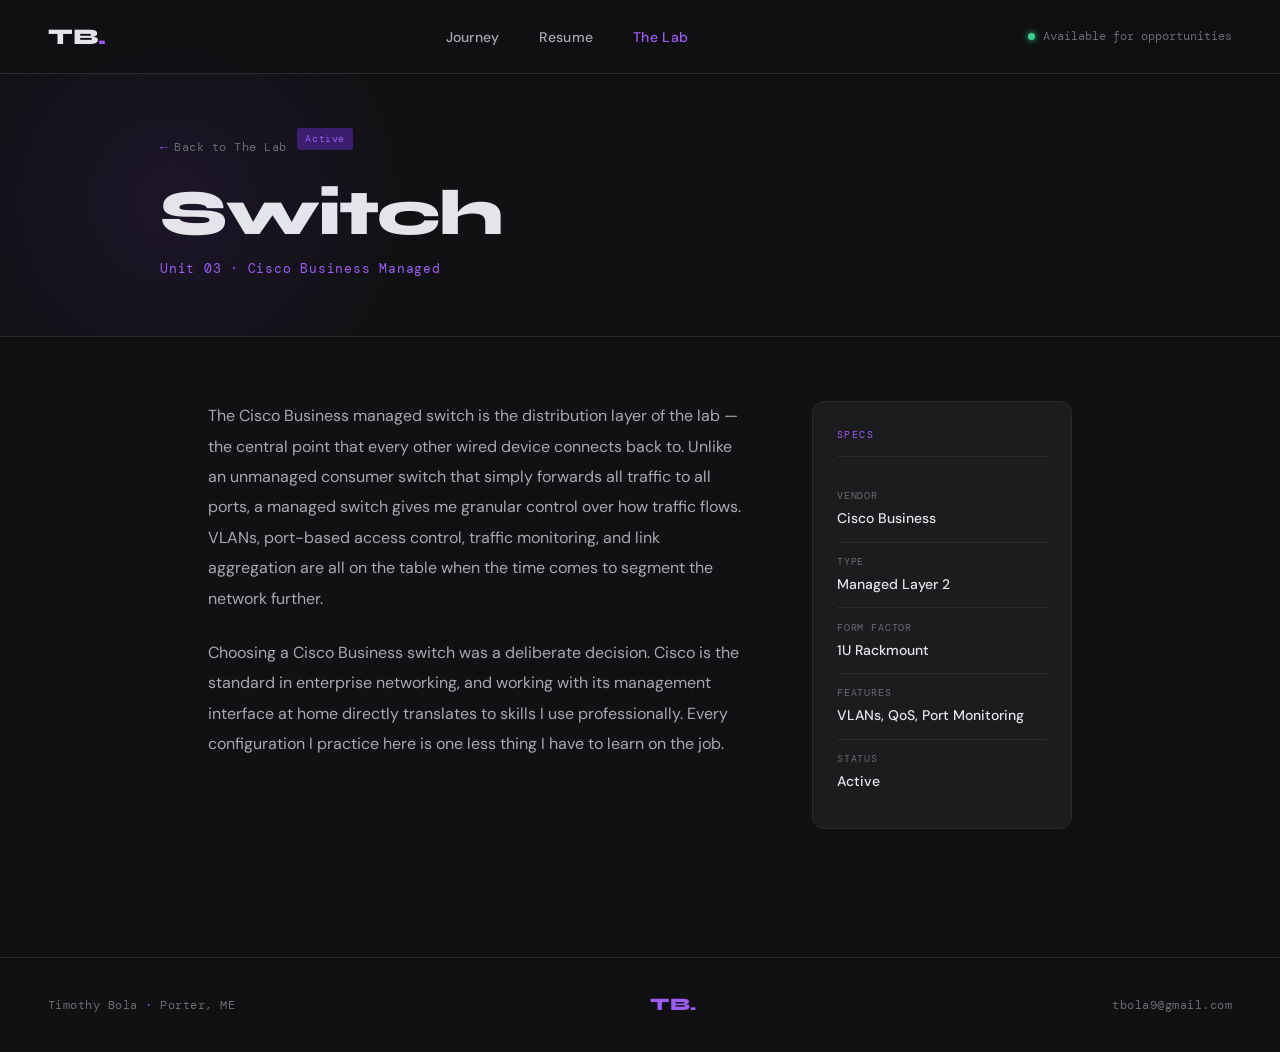
<file: lab-switch.html>
<!DOCTYPE html>
<html lang="en">
<head>
  <meta charset="UTF-8" />
  <meta name="viewport" content="width=device-width, initial-scale=1.0" />
  <title>Switch — The Lab — Timothy Bola</title>
  <link rel="preconnect" href="https://fonts.googleapis.com" />
  <link rel="preconnect" href="https://fonts.gstatic.com" crossorigin />
  <link href="https://fonts.googleapis.com/css2?family=Syne:wght@400;600;700;800&family=DM+Mono:wght@300;400;500&family=DM+Sans:wght@300;400;500&display=swap" rel="stylesheet" />
  <link rel="stylesheet" href="style.css" />
  <link rel="stylesheet" href="lab-detail.css" />
</head>
<body>
  <nav class="nav" id="nav">
    <a href="index.html" class="nav-logo">TB<span class="accent">.</span></a>
    <ul class="nav-links">
      <li><a href="journey.html">Journey</a></li>
      <li><a href="resume.html">Resume</a></li>
      <li><a href="lab.html" class="nav-active">The Lab</a></li>
    </ul>
    <div class="nav-status">
      <span class="status-dot"></span>
      <span class="status-text">Available for opportunities</span>
    </div>
  </nav>

  <header class="detail-header">
    <div class="detail-header-inner">
      <a href="lab.html" class="detail-back mono"><span class="accent">←</span> Back to The Lab</a>
      <div class="detail-badge badge badge--green">Active</div>
      <h1 class="detail-title">Switch</h1>
      <p class="detail-subtitle mono">Unit 03 · Cisco Business Managed</p>
    </div>
  </header>

  <main class="detail-main">
    <div class="detail-body">
      <div class="detail-content">
        <p>The Cisco Business managed switch is the distribution layer of the lab — the central point that every other wired device connects back to. Unlike an unmanaged consumer switch that simply forwards all traffic to all ports, a managed switch gives me granular control over how traffic flows. VLANs, port-based access control, traffic monitoring, and link aggregation are all on the table when the time comes to segment the network further.</p><p>Choosing a Cisco Business switch was a deliberate decision. Cisco is the standard in enterprise networking, and working with its management interface at home directly translates to skills I use professionally. Every configuration I practice here is one less thing I have to learn on the job.</p>
      </div>
      <aside class="detail-specs">
        <div class="specs-heading mono">Specs</div>
        <div class="spec-row"><span class="spec-label mono">Vendor</span><span class="spec-value">Cisco Business</span></div><div class="spec-row"><span class="spec-label mono">Type</span><span class="spec-value">Managed Layer 2</span></div><div class="spec-row"><span class="spec-label mono">Form Factor</span><span class="spec-value">1U Rackmount</span></div><div class="spec-row"><span class="spec-label mono">Features</span><span class="spec-value">VLANs, QoS, Port Monitoring</span></div><div class="spec-row"><span class="spec-label mono">Status</span><span class="spec-value">Active</span></div>
      </aside>
    </div>
  </main>

  <footer class="footer">
    <div class="footer-left mono">Timothy Bola <span class="accent">·</span> Porter, ME</div>
    <div class="footer-center mono accent">TB.</div>
    <div class="footer-right mono">tbola9@gmail.com</div>
  </footer>
  <script src="main.js"></script>
</body>
</html>
</file>
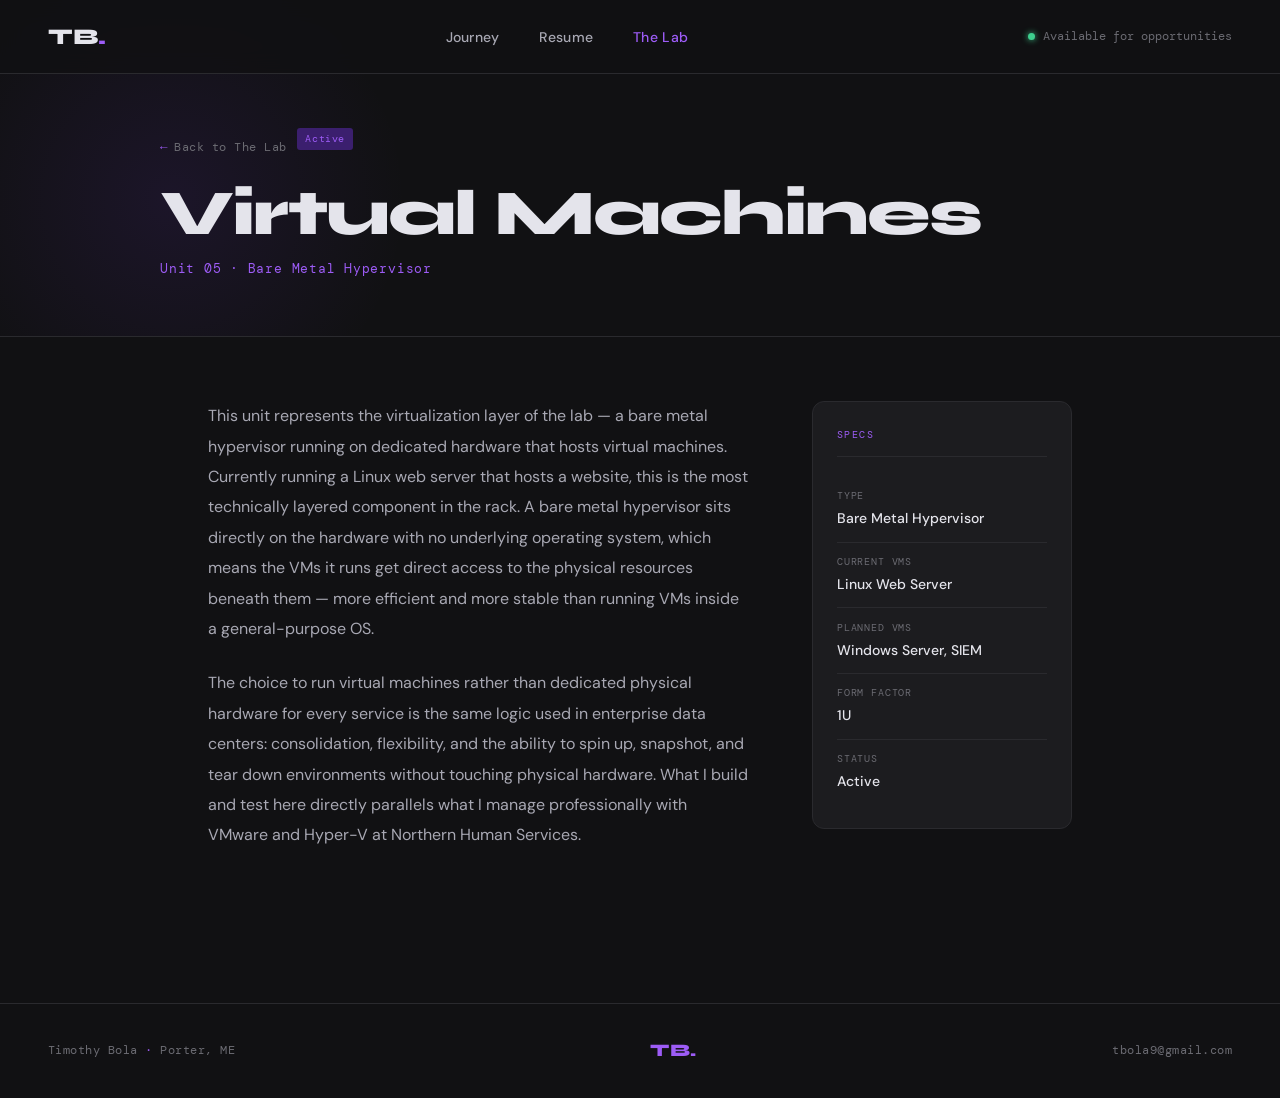
<file: lab-vms.html>
<!DOCTYPE html>
<html lang="en">
<head>
  <meta charset="UTF-8" />
  <meta name="viewport" content="width=device-width, initial-scale=1.0" />
  <title>Virtual Machines — The Lab — Timothy Bola</title>
  <link rel="preconnect" href="https://fonts.googleapis.com" />
  <link rel="preconnect" href="https://fonts.gstatic.com" crossorigin />
  <link href="https://fonts.googleapis.com/css2?family=Syne:wght@400;600;700;800&family=DM+Mono:wght@300;400;500&family=DM+Sans:wght@300;400;500&display=swap" rel="stylesheet" />
  <link rel="stylesheet" href="style.css" />
  <link rel="stylesheet" href="lab-detail.css" />
</head>
<body>
  <nav class="nav" id="nav">
    <a href="index.html" class="nav-logo">TB<span class="accent">.</span></a>
    <ul class="nav-links">
      <li><a href="journey.html">Journey</a></li>
      <li><a href="resume.html">Resume</a></li>
      <li><a href="lab.html" class="nav-active">The Lab</a></li>
    </ul>
    <div class="nav-status">
      <span class="status-dot"></span>
      <span class="status-text">Available for opportunities</span>
    </div>
  </nav>

  <header class="detail-header">
    <div class="detail-header-inner">
      <a href="lab.html" class="detail-back mono"><span class="accent">←</span> Back to The Lab</a>
      <div class="detail-badge badge badge--green">Active</div>
      <h1 class="detail-title">Virtual Machines</h1>
      <p class="detail-subtitle mono">Unit 05 · Bare Metal Hypervisor</p>
    </div>
  </header>

  <main class="detail-main">
    <div class="detail-body">
      <div class="detail-content">
        <p>This unit represents the virtualization layer of the lab — a bare metal hypervisor running on dedicated hardware that hosts virtual machines. Currently running a Linux web server that hosts a website, this is the most technically layered component in the rack. A bare metal hypervisor sits directly on the hardware with no underlying operating system, which means the VMs it runs get direct access to the physical resources beneath them — more efficient and more stable than running VMs inside a general-purpose OS.</p><p>The choice to run virtual machines rather than dedicated physical hardware for every service is the same logic used in enterprise data centers: consolidation, flexibility, and the ability to spin up, snapshot, and tear down environments without touching physical hardware. What I build and test here directly parallels what I manage professionally with VMware and Hyper-V at Northern Human Services.</p>
      </div>
      <aside class="detail-specs">
        <div class="specs-heading mono">Specs</div>
        <div class="spec-row"><span class="spec-label mono">Type</span><span class="spec-value">Bare Metal Hypervisor</span></div><div class="spec-row"><span class="spec-label mono">Current VMs</span><span class="spec-value">Linux Web Server</span></div><div class="spec-row"><span class="spec-label mono">Planned VMs</span><span class="spec-value">Windows Server, SIEM</span></div><div class="spec-row"><span class="spec-label mono">Form Factor</span><span class="spec-value">1U</span></div><div class="spec-row"><span class="spec-label mono">Status</span><span class="spec-value">Active</span></div>
      </aside>
    </div>
  </main>

  <footer class="footer">
    <div class="footer-left mono">Timothy Bola <span class="accent">·</span> Porter, ME</div>
    <div class="footer-center mono accent">TB.</div>
    <div class="footer-right mono">tbola9@gmail.com</div>
  </footer>
  <script src="main.js"></script>
</body>
</html>
</file>
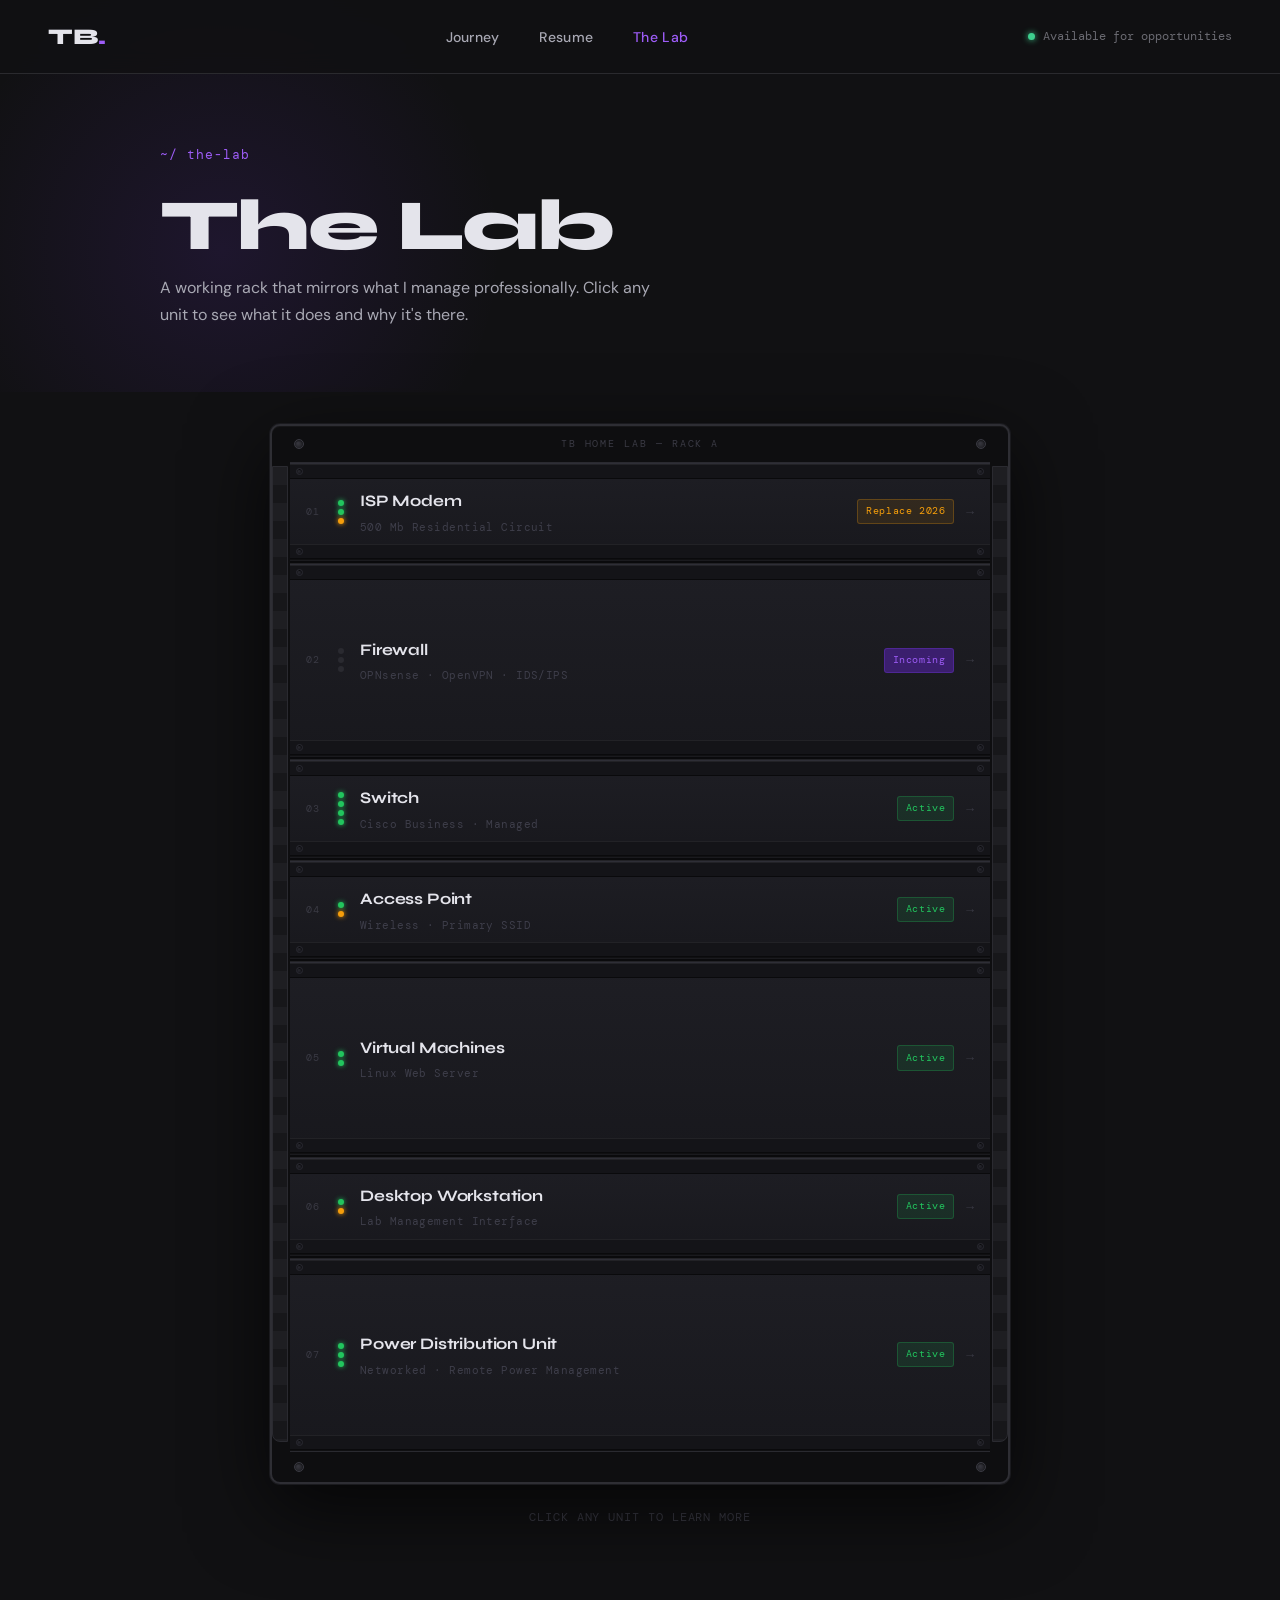
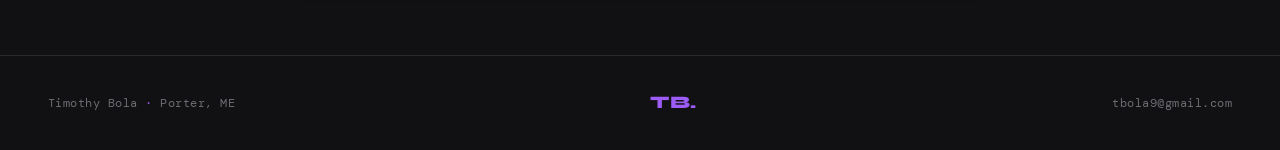
<file: lab.html>
<!DOCTYPE html>
<html lang="en">
<head>
  <meta charset="UTF-8" />
  <meta name="viewport" content="width=device-width, initial-scale=1.0" />
  <title>The Lab — Timothy Bola</title>
  <link rel="preconnect" href="https://fonts.googleapis.com" />
  <link rel="preconnect" href="https://fonts.gstatic.com" crossorigin />
  <link href="https://fonts.googleapis.com/css2?family=Syne:wght@400;600;700;800&family=DM+Mono:wght@300;400;500&family=DM+Sans:wght@300;400;500&display=swap" rel="stylesheet" />
  <link rel="stylesheet" href="style.css" />
  <link rel="stylesheet" href="lab.css" />
</head>
<body>

  <!-- NAV -->
  <nav class="nav" id="nav">
    <a href="index.html" class="nav-logo">TB<span class="accent">.</span></a>
    <ul class="nav-links">
      <li><a href="journey.html">Journey</a></li>
      <li><a href="resume.html">Resume</a></li>
      <li><a href="lab.html" class="nav-active">The Lab</a></li>
    </ul>
    <div class="nav-status">
      <span class="status-dot"></span>
      <span class="status-text">Available for opportunities</span>
    </div>
  </nav>

  <!-- PAGE HEADER -->
  <header class="lab-header">
    <div class="lab-header-inner">
      <div class="hero-tag mono"><span class="accent">~/</span> the-lab</div>
      <h1 class="lab-title">The Lab</h1>
      <p class="lab-subtitle">
        A working rack that mirrors what I manage professionally.
        Click any unit to see what it does and why it's there.
      </p>
    </div>
  </header>

  <!-- RACK -->
  <main class="lab-main">
    <div class="rack-wrap">

      <!-- RACK FRAME -->
      <div class="rack" id="rack">

        <!-- RACK TOP CAP -->
        <div class="rack-cap rack-cap--top">
          <div class="rack-bolt"></div>
          <div class="rack-label-strip mono">TB HOME LAB — RACK A</div>
          <div class="rack-bolt"></div>
        </div>

        <!-- 1. ISP MODEM — 2U -->
        <a href="lab-modem.html" class="rack-unit rack-unit--2u" id="ru-modem">
          <div class="ru-rail">
            <div class="ru-screw"></div>
            <div class="ru-screw"></div>
          </div>
          <div class="ru-body">
            <div class="ru-left">
              <span class="ru-number mono">01</span>
              <div class="ru-lights">
                <span class="ru-light ru-light--green"></span>
                <span class="ru-light ru-light--green"></span>
                <span class="ru-light ru-light--amber"></span>
              </div>
            </div>
            <div class="ru-center">
              <div class="ru-name">ISP Modem</div>
              <div class="ru-detail mono">500 Mb Residential Circuit</div>
            </div>
            <div class="ru-right">
              <span class="badge badge--amber">Replace 2026</span>
              <span class="ru-arrow mono">→</span>
            </div>
          </div>
          <div class="ru-rail">
            <div class="ru-screw"></div>
            <div class="ru-screw"></div>
          </div>
        </a>

        <div class="rack-spacer"></div>

        <!-- 2. PROTECTLI — 2U -->
        <a href="lab-protectli.html" class="rack-unit rack-unit--4u" id="ru-protectli">
          <div class="ru-rail">
            <div class="ru-screw"></div>
            <div class="ru-screw"></div>
          </div>
          <div class="ru-body">
            <div class="ru-left">
              <span class="ru-number mono">02</span>
              <div class="ru-lights">
                <span class="ru-light ru-light--off"></span>
                <span class="ru-light ru-light--off"></span>
                <span class="ru-light ru-light--off"></span>
              </div>
            </div>
            <div class="ru-center">
              <div class="ru-name">Firewall</div>
              <div class="ru-detail mono">OPNsense · OpenVPN · IDS/IPS</div>
            </div>
            <div class="ru-right">
              <span class="badge badge--purple">Incoming</span>
              <span class="ru-arrow mono">→</span>
            </div>
          </div>
          <div class="ru-rail">
            <div class="ru-screw"></div>
            <div class="ru-screw"></div>
          </div>
        </a>

        <div class="rack-spacer"></div>

        <!-- 3. CISCO SWITCH — 1U -->
        <a href="lab-switch.html" class="rack-unit rack-unit--1u" id="ru-switch">
          <div class="ru-rail">
            <div class="ru-screw"></div>
            <div class="ru-screw"></div>
          </div>
          <div class="ru-body">
            <div class="ru-left">
              <span class="ru-number mono">03</span>
              <div class="ru-lights">
                <span class="ru-light ru-light--green"></span>
                <span class="ru-light ru-light--green"></span>
                <span class="ru-light ru-light--green"></span>
                <span class="ru-light ru-light--green"></span>
              </div>
            </div>
            <div class="ru-center">
              <div class="ru-name">Switch</div>
              <div class="ru-detail mono">Cisco Business · Managed</div>
            </div>
            <div class="ru-right">
              <span class="badge badge--green">Active</span>
              <span class="ru-arrow mono">→</span>
            </div>
          </div>
          <div class="ru-rail">
            <div class="ru-screw"></div>
            <div class="ru-screw"></div>
          </div>
        </a>

        <div class="rack-spacer"></div>

        <!-- 4. ACCESS POINT — 2U -->
        <a href="lab-ap.html" class="rack-unit rack-unit--2u" id="ru-ap">
          <div class="ru-rail">
            <div class="ru-screw"></div>
            <div class="ru-screw"></div>
          </div>
          <div class="ru-body">
            <div class="ru-left">
              <span class="ru-number mono">04</span>
              <div class="ru-lights">
                <span class="ru-light ru-light--green"></span>
                <span class="ru-light ru-light--amber"></span>
              </div>
            </div>
            <div class="ru-center">
              <div class="ru-name">Access Point</div>
              <div class="ru-detail mono">Wireless · Primary SSID</div>
            </div>
            <div class="ru-right">
              <span class="badge badge--green">Active</span>
              <span class="ru-arrow mono">→</span>
            </div>
          </div>
          <div class="ru-rail">
            <div class="ru-screw"></div>
            <div class="ru-screw"></div>
          </div>
        </a>

        <div class="rack-spacer"></div>

        <!-- 5. VIRTUAL MACHINES — 1U -->
        <a href="lab-vms.html" class="rack-unit rack-unit--4u" id="ru-vms">
          <div class="ru-rail">
            <div class="ru-screw"></div>
            <div class="ru-screw"></div>
          </div>
          <div class="ru-body">
            <div class="ru-left">
              <span class="ru-number mono">05</span>
              <div class="ru-lights">
                <span class="ru-light ru-light--green"></span>
                <span class="ru-light ru-light--green"></span>
              </div>
            </div>
            <div class="ru-center">
              <div class="ru-name">Virtual Machines</div>
              <div class="ru-detail mono">Linux Web Server</div>
            </div>
            <div class="ru-right">
              <span class="badge badge--green">Active</span>
              <span class="ru-arrow mono">→</span>
            </div>
          </div>
          <div class="ru-rail">
            <div class="ru-screw"></div>
            <div class="ru-screw"></div>
          </div>
        </a>

        <div class="rack-spacer"></div>

        <!-- 6. DESKTOP WORKSTATION — 1U -->
        <a href="lab-desktop.html" class="rack-unit rack-unit--1u" id="ru-desktop">
          <div class="ru-rail">
            <div class="ru-screw"></div>
            <div class="ru-screw"></div>
          </div>
          <div class="ru-body">
            <div class="ru-left">
              <span class="ru-number mono">06</span>
              <div class="ru-lights">
                <span class="ru-light ru-light--green"></span>
                <span class="ru-light ru-light--amber"></span>
              </div>
            </div>
            <div class="ru-center">
              <div class="ru-name">Desktop Workstation</div>
              <div class="ru-detail mono">Lab Management Interface</div>
            </div>
            <div class="ru-right">
              <span class="badge badge--green">Active</span>
              <span class="ru-arrow mono">→</span>
            </div>
          </div>
          <div class="ru-rail">
            <div class="ru-screw"></div>
            <div class="ru-screw"></div>
          </div>
        </a>

        <div class="rack-spacer"></div>

        <!-- 7. PDU — 1U -->
        <a href="lab-pdu.html" class="rack-unit rack-unit--4u" id="ru-pdu">
          <div class="ru-rail">
            <div class="ru-screw"></div>
            <div class="ru-screw"></div>
          </div>
          <div class="ru-body">
            <div class="ru-left">
              <span class="ru-number mono">07</span>
              <div class="ru-lights">
                <span class="ru-light ru-light--green"></span>
                <span class="ru-light ru-light--green"></span>
                <span class="ru-light ru-light--green"></span>
              </div>
            </div>
            <div class="ru-center">
              <div class="ru-name">Power Distribution Unit</div>
              <div class="ru-detail mono">Networked · Remote Power Management</div>
            </div>
            <div class="ru-right">
              <span class="badge badge--green">Active</span>
              <span class="ru-arrow mono">→</span>
            </div>
          </div>
          <div class="ru-rail">
            <div class="ru-screw"></div>
            <div class="ru-screw"></div>
          </div>
        </a>

        <!-- RACK BOTTOM CAP -->
        <div class="rack-cap rack-cap--bottom">
          <div class="rack-bolt"></div>
          <div class="rack-bolt"></div>
        </div>

      </div><!-- /rack -->

      <!-- HINT -->
      <p class="rack-hint mono">Click any unit to learn more</p>

    </div>
  </main>

  <!-- FOOTER -->
  <footer class="footer">
    <div class="footer-left mono">Timothy Bola <span class="accent">·</span> Porter, ME</div>
    <div class="footer-center mono accent">TB.</div>
    <div class="footer-right mono">tbola9@gmail.com</div>
  </footer>

  <script src="main.js"></script>
</body>
</html>
</file>
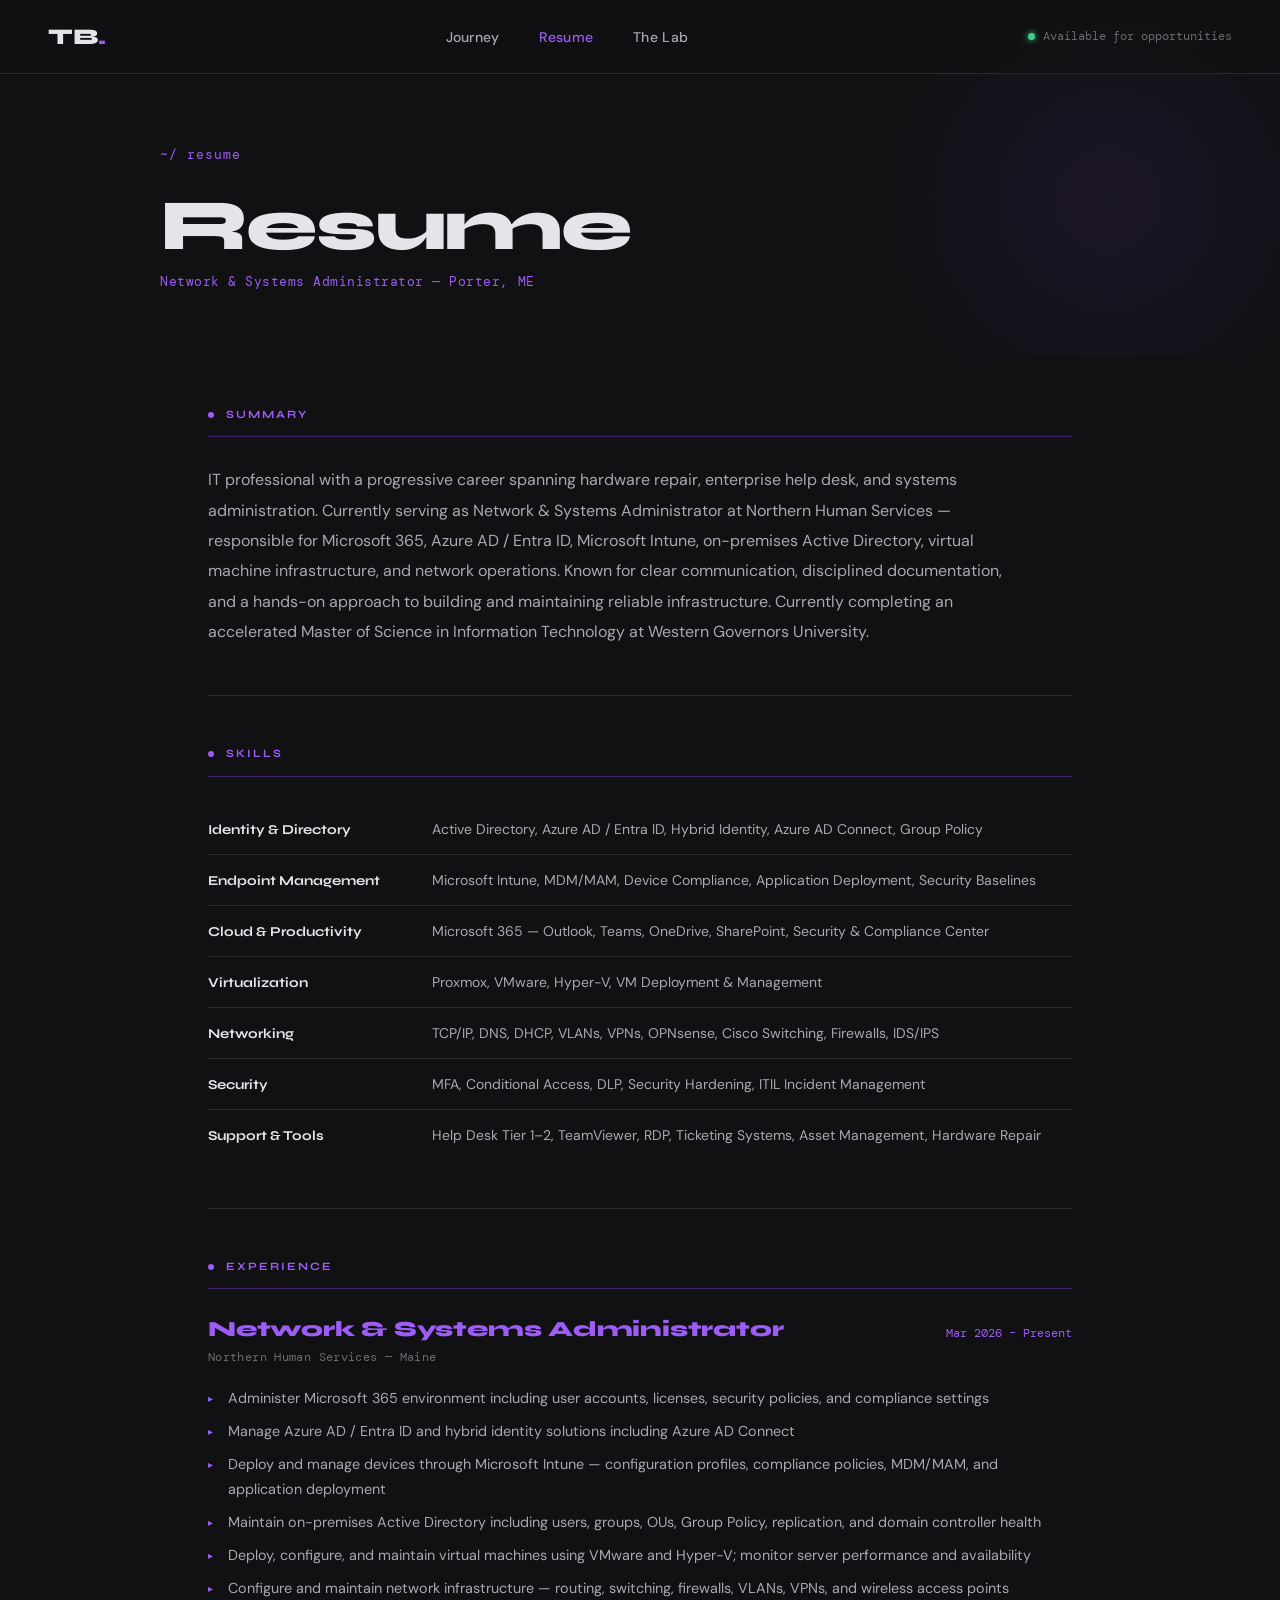
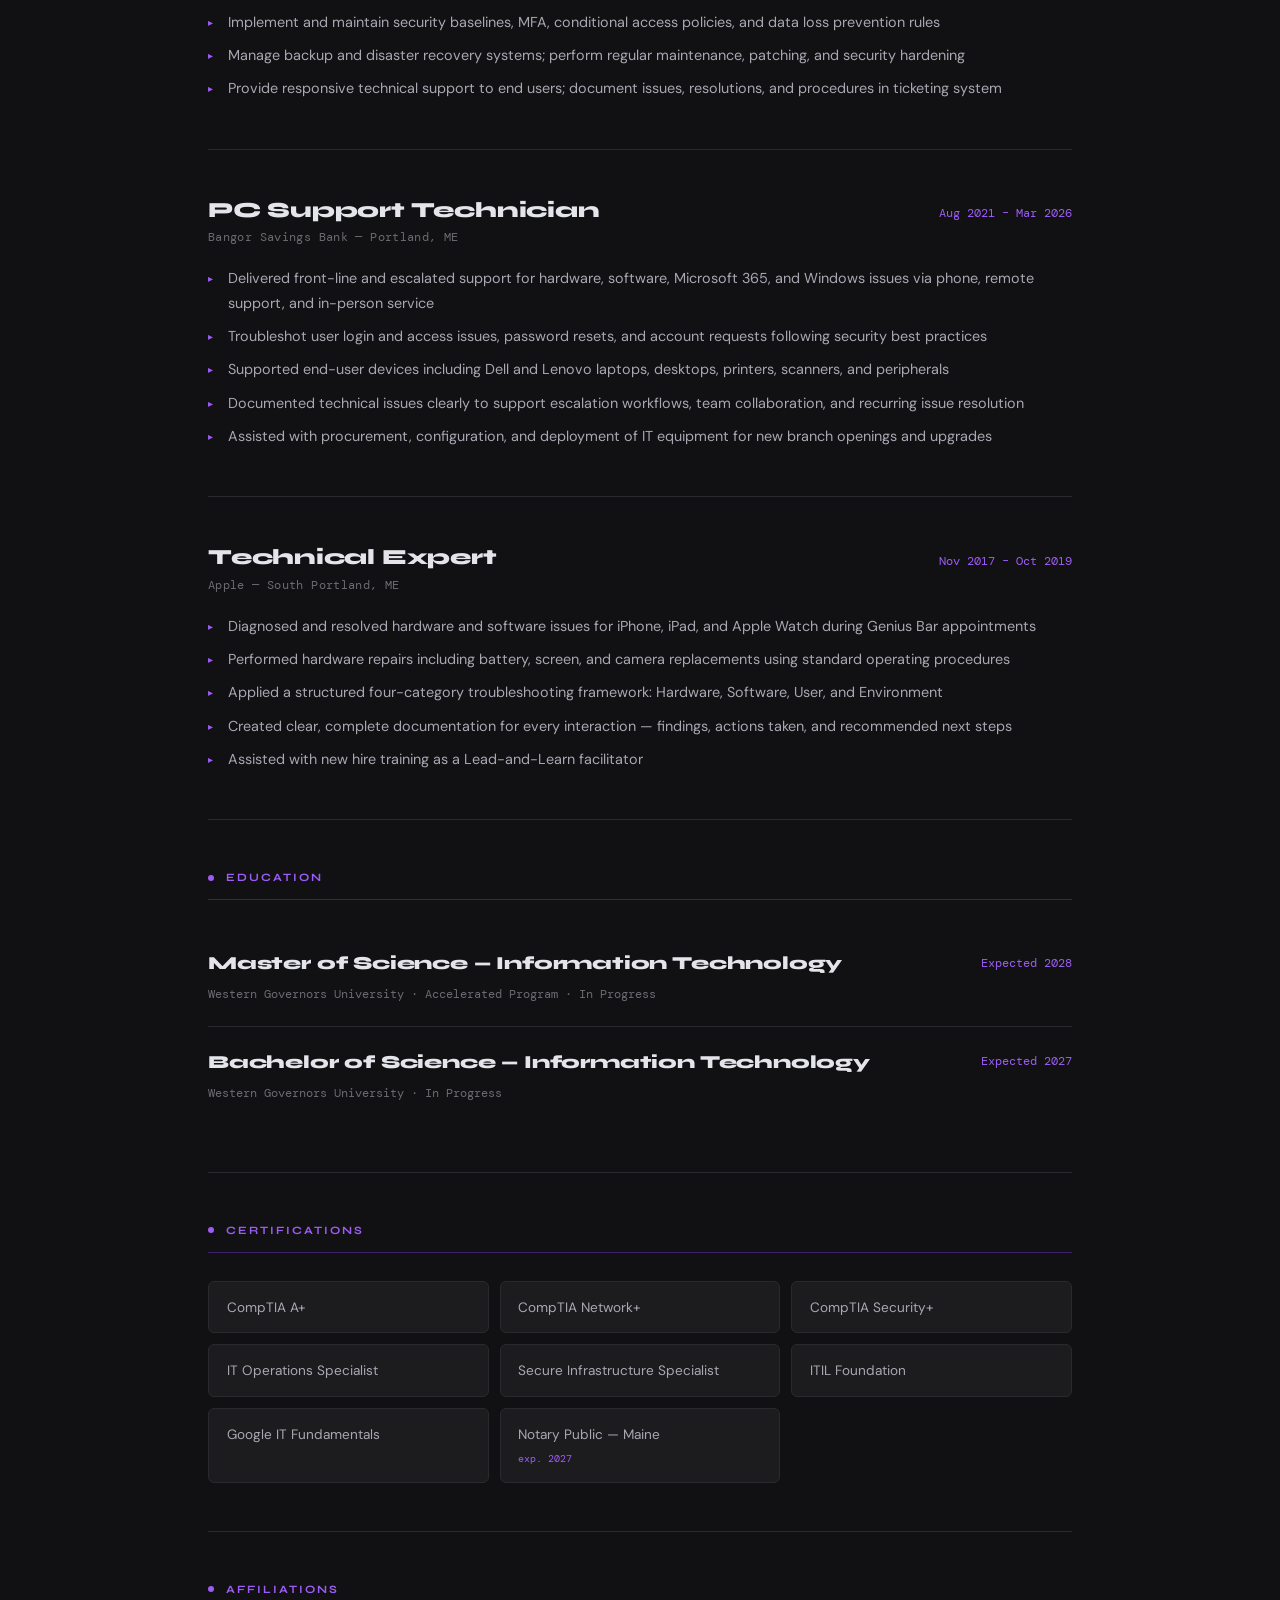
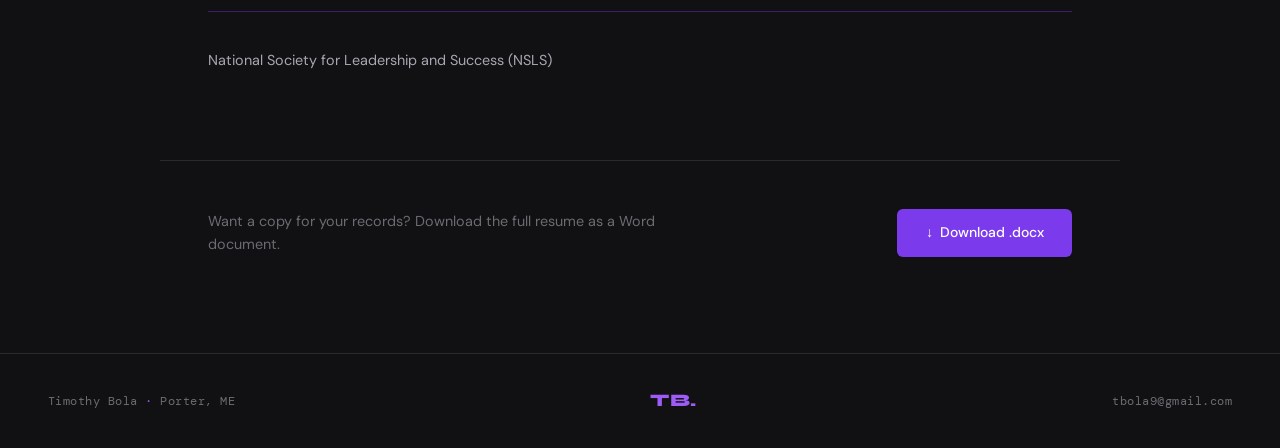
<file: resume.html>
<!DOCTYPE html>
<html lang="en">
<head>
  <meta charset="UTF-8" />
  <meta name="viewport" content="width=device-width, initial-scale=1.0" />
  <title>Resume — Timothy Bola</title>
  <link rel="preconnect" href="https://fonts.googleapis.com" />
  <link rel="preconnect" href="https://fonts.gstatic.com" crossorigin />
  <link href="https://fonts.googleapis.com/css2?family=Syne:wght@400;600;700;800&family=DM+Mono:wght@300;400;500&family=DM+Sans:wght@300;400;500&display=swap" rel="stylesheet" />
  <link rel="stylesheet" href="style.css" />
  <link rel="stylesheet" href="resume.css" />
</head>
<body>

  <!-- NAV -->
  <nav class="nav" id="nav">
    <a href="index.html" class="nav-logo">TB<span class="accent">.</span></a>
    <ul class="nav-links">
      <li><a href="journey.html">Journey</a></li>
      <li><a href="resume.html" class="nav-active">Resume</a></li>
      <li><a href="lab.html">The Lab</a></li>
    </ul>
    <div class="nav-status">
      <span class="status-dot"></span>
      <span class="status-text">Available for opportunities</span>
    </div>
  </nav>

  <!-- PAGE HEADER -->
  <header class="resume-header">
    <div class="resume-header-inner">
      <div class="hero-tag mono"><span class="accent">~/</span> resume</div>
      <h1 class="resume-page-title">Resume</h1>
      <p class="resume-page-sub">Network &amp; Systems Administrator — Porter, ME</p>
    </div>
  </header>

  <!-- RESUME BODY -->
  <main class="resume-main">

    <!-- SUMMARY -->
    <section class="r-section">
      <div class="r-section-heading">Summary</div>
      <p class="r-summary">
        IT professional with a progressive career spanning hardware repair, enterprise help desk,
        and systems administration. Currently serving as Network &amp; Systems Administrator at
        Northern Human Services — responsible for Microsoft 365, Azure AD / Entra ID, Microsoft
        Intune, on-premises Active Directory, virtual machine infrastructure, and network
        operations. Known for clear communication, disciplined documentation, and a hands-on
        approach to building and maintaining reliable infrastructure. Currently completing an
        accelerated Master of Science in Information Technology at Western Governors University.
      </p>
    </section>

    <!-- SKILLS -->
    <section class="r-section">
      <div class="r-section-heading">Skills</div>
      <div class="r-skills-grid">
        <div class="r-skill-row">
          <span class="r-skill-cat">Identity &amp; Directory</span>
          <span class="r-skill-items">Active Directory, Azure AD / Entra ID, Hybrid Identity, Azure AD Connect, Group Policy</span>
        </div>
        <div class="r-skill-row">
          <span class="r-skill-cat">Endpoint Management</span>
          <span class="r-skill-items">Microsoft Intune, MDM/MAM, Device Compliance, Application Deployment, Security Baselines</span>
        </div>
        <div class="r-skill-row">
          <span class="r-skill-cat">Cloud &amp; Productivity</span>
          <span class="r-skill-items">Microsoft 365 — Outlook, Teams, OneDrive, SharePoint, Security &amp; Compliance Center</span>
        </div>
        <div class="r-skill-row">
          <span class="r-skill-cat">Virtualization</span>
          <span class="r-skill-items">Proxmox, VMware, Hyper-V, VM Deployment &amp; Management</span>
        </div>
        <div class="r-skill-row">
          <span class="r-skill-cat">Networking</span>
          <span class="r-skill-items">TCP/IP, DNS, DHCP, VLANs, VPNs, OPNsense, Cisco Switching, Firewalls, IDS/IPS</span>
        </div>
        <div class="r-skill-row">
          <span class="r-skill-cat">Security</span>
          <span class="r-skill-items">MFA, Conditional Access, DLP, Security Hardening, ITIL Incident Management</span>
        </div>
        <div class="r-skill-row">
          <span class="r-skill-cat">Support &amp; Tools</span>
          <span class="r-skill-items">Help Desk Tier 1–2, TeamViewer, RDP, Ticketing Systems, Asset Management, Hardware Repair</span>
        </div>
      </div>
    </section>

    <!-- EXPERIENCE -->
    <section class="r-section">
      <div class="r-section-heading">Experience</div>

      <!-- NHS -->
      <div class="r-job r-job--current">
        <div class="r-job-header">
          <div class="r-job-title-block">
            <div class="r-job-title">Network &amp; Systems Administrator</div>
            <div class="r-job-org">Northern Human Services — Maine</div>
          </div>
          <div class="r-job-dates mono">Mar 2026 – Present</div>
        </div>
        <ul class="r-bullets">
          <li>Administer Microsoft 365 environment including user accounts, licenses, security policies, and compliance settings</li>
          <li>Manage Azure AD / Entra ID and hybrid identity solutions including Azure AD Connect</li>
          <li>Deploy and manage devices through Microsoft Intune — configuration profiles, compliance policies, MDM/MAM, and application deployment</li>
          <li>Maintain on-premises Active Directory including users, groups, OUs, Group Policy, replication, and domain controller health</li>
          <li>Deploy, configure, and maintain virtual machines using VMware and Hyper-V; monitor server performance and availability</li>
          <li>Configure and maintain network infrastructure — routing, switching, firewalls, VLANs, VPNs, and wireless access points</li>
          <li>Implement and maintain security baselines, MFA, conditional access policies, and data loss prevention rules</li>
          <li>Manage backup and disaster recovery systems; perform regular maintenance, patching, and security hardening</li>
          <li>Provide responsive technical support to end users; document issues, resolutions, and procedures in ticketing system</li>
        </ul>
      </div>

      <!-- BSB IT -->
      <div class="r-job">
        <div class="r-job-header">
          <div class="r-job-title-block">
            <div class="r-job-title">PC Support Technician</div>
            <div class="r-job-org">Bangor Savings Bank — Portland, ME</div>
          </div>
          <div class="r-job-dates mono">Aug 2021 – Mar 2026</div>
        </div>
        <ul class="r-bullets">
          <li>Delivered front-line and escalated support for hardware, software, Microsoft 365, and Windows issues via phone, remote support, and in-person service</li>
          <li>Troubleshot user login and access issues, password resets, and account requests following security best practices</li>
          <li>Supported end-user devices including Dell and Lenovo laptops, desktops, printers, scanners, and peripherals</li>
          <li>Documented technical issues clearly to support escalation workflows, team collaboration, and recurring issue resolution</li>
          <li>Assisted with procurement, configuration, and deployment of IT equipment for new branch openings and upgrades</li>
        </ul>
      </div>

      <!-- Apple -->
      <div class="r-job">
        <div class="r-job-header">
          <div class="r-job-title-block">
            <div class="r-job-title">Technical Expert</div>
            <div class="r-job-org">Apple — South Portland, ME</div>
          </div>
          <div class="r-job-dates mono">Nov 2017 – Oct 2019</div>
        </div>
        <ul class="r-bullets">
          <li>Diagnosed and resolved hardware and software issues for iPhone, iPad, and Apple Watch during Genius Bar appointments</li>
          <li>Performed hardware repairs including battery, screen, and camera replacements using standard operating procedures</li>
          <li>Applied a structured four-category troubleshooting framework: Hardware, Software, User, and Environment</li>
          <li>Created clear, complete documentation for every interaction — findings, actions taken, and recommended next steps</li>
          <li>Assisted with new hire training as a Lead-and-Learn facilitator</li>
        </ul>
      </div>

    </section>

    <!-- EDUCATION -->
    <section class="r-section">
      <div class="r-section-heading">Education</div>
      <div class="r-edu">
        <div>
          <div class="r-edu-degree">Master of Science — Information Technology</div>
          <div class="r-edu-school">Western Governors University · Accelerated Program · In Progress</div>
        </div>
        <div class="r-edu-dates">Expected 2028</div>
      </div>
      <div class="r-edu">
        <div>
          <div class="r-edu-degree">Bachelor of Science — Information Technology</div>
          <div class="r-edu-school">Western Governors University · In Progress</div>
        </div>
        <div class="r-edu-dates">Expected 2027</div>
      </div>
    </section>

    <!-- CERTIFICATIONS -->
    <section class="r-section">
      <div class="r-section-heading">Certifications</div>
      <div class="r-certs-grid">
        <div class="r-cert">CompTIA A+</div>
        <div class="r-cert">CompTIA Network+</div>
        <div class="r-cert">CompTIA Security+</div>
        <div class="r-cert">IT Operations Specialist</div>
        <div class="r-cert">Secure Infrastructure Specialist</div>
        <div class="r-cert">ITIL Foundation</div>
        <div class="r-cert">Google IT Fundamentals</div>
        <div class="r-cert">Notary Public — Maine<span class="r-cert-exp">exp. 2027</span></div>
      </div>
    </section>

    <!-- AFFILIATIONS -->
    <section class="r-section">
      <div class="r-section-heading">Affiliations</div>
      <p class="r-affil">National Society for Leadership and Success (NSLS)</p>
    </section>

  </main>

  <!-- DOWNLOAD FOOTER -->
  <div class="resume-download-footer">
    <p>Want a copy for your records? Download the full resume as a Word document.</p>
    <a href="Timothy_Bola_Resume.docx" download class="btn btn-primary">
      <span class="mono">↓</span> Download .docx
    </a>
  </div>

  <!-- FOOTER -->
  <footer class="footer">
    <div class="footer-left mono">Timothy Bola <span class="accent">·</span> Porter, ME</div>
    <div class="footer-center mono accent">TB.</div>
    <div class="footer-right mono">tbola9@gmail.com</div>
  </footer>

  <script src="main.js"></script>
</body>
</html>
</file>
<file: style.css>
/* ============================================================
   TIMOTHY BOLA — Personal Site
   Design: Dark minimalist · Purple accent · Nardo gray tones
   ============================================================ */

/* RESET & BASE */
*, *::before, *::after {
  box-sizing: border-box;
  margin: 0;
  padding: 0;
}

:root {
  --bg:          #111113;
  --bg-alt:      #161618;
  --bg-card:     #1c1c1f;
  --border:      #2a2a2e;
  --gray-dark:   #3a3a3e;
  --gray-mid:    #6b6b72;
  --gray-light:  #a8a8b3;
  --text:        #e4e4eb;
  --text-dim:    #8888a0;
  --purple:      #7c3aed;
  --purple-soft: #9d5cf6;
  --purple-dim:  #3b1f6e;
  --purple-glow: rgba(124, 58, 237, 0.18);
  --nardo:       #4a4a52;

  --font-display: 'Syne', sans-serif;
  --font-body:    'DM Sans', sans-serif;
  --font-mono:    'DM Mono', monospace;

  --radius:  6px;
  --radius-lg: 12px;
  --transition: 0.22s ease;
}

html {
  scroll-behavior: smooth;
}

body {
  background: var(--bg);
  color: var(--text);
  font-family: var(--font-body);
  font-size: 16px;
  line-height: 1.7;
  overflow-x: hidden;
}

/* UTILITY */
.mono  { font-family: var(--font-mono); }
.accent { color: var(--purple-soft); }

/* ============================================================
   NAV
   ============================================================ */
.nav {
  position: fixed;
  top: 0; left: 0; right: 0;
  z-index: 100;
  display: flex;
  align-items: center;
  justify-content: space-between;
  padding: 1.1rem 3rem;
  background: rgba(17, 17, 19, 0.85);
  backdrop-filter: blur(12px);
  border-bottom: 1px solid var(--border);
  transition: var(--transition);
}

.nav-logo {
  font-family: var(--font-display);
  font-size: 1.4rem;
  font-weight: 800;
  letter-spacing: -0.02em;
  color: var(--text);
}

.nav-links {
  display: flex;
  gap: 2.5rem;
  list-style: none;
}

.nav-links a {
  color: var(--gray-light);
  text-decoration: none;
  font-size: 0.875rem;
  font-weight: 500;
  letter-spacing: 0.02em;
  transition: color var(--transition);
}

.nav-links a:hover {
  color: var(--purple-soft);
}

.nav-status {
  display: flex;
  align-items: center;
  gap: 0.5rem;
  font-family: var(--font-mono);
  font-size: 0.72rem;
  color: var(--gray-mid);
}

.status-dot {
  width: 7px;
  height: 7px;
  border-radius: 50%;
  background: #3ecf8e;
  box-shadow: 0 0 6px #3ecf8e;
  animation: pulse 2.5s infinite;
}

@keyframes pulse {
  0%, 100% { opacity: 1; }
  50%       { opacity: 0.4; }
}

/* ============================================================
   HERO
   ============================================================ */
.hero {
  position: relative;
  min-height: 100vh;
  display: grid;
  grid-template-columns: 1fr 340px;
  gap: 4rem;
  align-items: center;
  padding: 10rem 3rem 6rem;
  overflow: hidden;
}

/* Subtle grid background */
.hero-bg-grid {
  position: absolute;
  inset: 0;
  background-image:
    linear-gradient(var(--border) 1px, transparent 1px),
    linear-gradient(90deg, var(--border) 1px, transparent 1px);
  background-size: 60px 60px;
  opacity: 0.35;
  mask-image: radial-gradient(ellipse 80% 80% at 20% 40%, black 20%, transparent 80%);
  pointer-events: none;
}

/* Purple glow orb */
.hero::before {
  content: '';
  position: absolute;
  top: 15%;
  left: -10%;
  width: 600px;
  height: 600px;
  background: radial-gradient(circle, rgba(124,58,237,0.15) 0%, transparent 70%);
  pointer-events: none;
}

.hero-content {
  position: relative;
  z-index: 1;
}

.hero-tag {
  font-size: 0.8rem;
  color: var(--purple-soft);
  letter-spacing: 0.08em;
  margin-bottom: 1.5rem;
  opacity: 0;
  animation: fadeUp 0.6s ease 0.1s forwards;
}

.hero-name {
  font-family: var(--font-display);
  font-size: clamp(3.5rem, 8vw, 6.5rem);
  font-weight: 800;
  line-height: 0.95;
  letter-spacing: -0.03em;
  color: var(--text);
  margin-bottom: 2rem;
  opacity: 0;
  animation: fadeUp 0.6s ease 0.2s forwards;
}

.name-accent {
  color: var(--purple-soft);
  display: block;
}

.hero-statement {
  font-size: 1.05rem;
  color: var(--gray-light);
  line-height: 1.8;
  max-width: 580px;
  margin-bottom: 2.5rem;
  opacity: 0;
  animation: fadeUp 0.6s ease 0.35s forwards;
}

.hero-cta {
  display: flex;
  gap: 1rem;
  margin-top: 2rem;
  opacity: 0;
  animation: fadeUp 0.6s ease 0.5s forwards;
}

/* BUTTONS */
.btn {
  display: inline-flex;
  align-items: center;
  gap: 0.4rem;
  padding: 0.75rem 1.75rem;
  border-radius: var(--radius);
  font-family: var(--font-body);
  font-size: 0.875rem;
  font-weight: 500;
  text-decoration: none;
  transition: all var(--transition);
  cursor: pointer;
  border: none;
}

.btn-primary {
  background: var(--purple);
  color: #fff;
}
.btn-primary:hover {
  background: var(--purple-soft);
  transform: translateY(-1px);
  box-shadow: 0 8px 24px rgba(124,58,237,0.35);
}

.btn-ghost {
  background: transparent;
  color: var(--gray-light);
  border: 1px solid var(--border);
}
.btn-ghost:hover {
  border-color: var(--purple-soft);
  color: var(--purple-soft);
  transform: translateY(-1px);
}

/* HERO SIDEBAR */
.hero-sidebar {
  position: relative;
  z-index: 1;
  display: flex;
  flex-direction: column;
  gap: 1rem;
  opacity: 0;
  animation: fadeIn 0.8s ease 0.6s forwards;
}

.sidebar-card {
  background: var(--bg-card);
  border: 1px solid var(--border);
  border-radius: var(--radius-lg);
  padding: 1.25rem 1.5rem;
  transition: border-color var(--transition);
}

.sidebar-card:hover {
  border-color: var(--purple-dim);
}

.card-label {
  font-size: 0.7rem;
  color: var(--purple-soft);
  letter-spacing: 0.1em;
  text-transform: uppercase;
  margin-bottom: 0.4rem;
}

.card-value {
  font-family: var(--font-display);
  font-size: 0.95rem;
  font-weight: 700;
  color: var(--text);
  margin-bottom: 0.2rem;
}

.card-sub {
  font-size: 0.78rem;
  color: var(--gray-mid);
}

/* ============================================================
   CERT TICKER
   ============================================================ */
.ticker-wrap {
  overflow: hidden;
  background: var(--bg-card);
  border-top: 1px solid var(--border);
  border-bottom: 1px solid var(--border);
  padding: 0.85rem 0;
}

.ticker {
  display: flex;
  gap: 2rem;
  width: max-content;
  animation: ticker 30s linear infinite;
  font-size: 0.75rem;
  color: var(--gray-mid);
  letter-spacing: 0.06em;
  text-transform: uppercase;
  align-items: center;
}

.ticker-sep {
  font-size: 0.5rem;
}

@keyframes ticker {
  from { transform: translateX(0); }
  to   { transform: translateX(-50%); }
}

/* ============================================================
   SECTIONS
   ============================================================ */
.section {
  padding: 6rem 3rem;
  max-width: 1200px;
  margin: 0 auto;
}

.section-alt {
  max-width: 100%;
  background: var(--bg-alt);
  border-top: 1px solid var(--border);
  border-bottom: 1px solid var(--border);
  padding: 6rem 3rem;
}

.section-alt > * {
  max-width: 1200px;
  margin-left: auto;
  margin-right: auto;
}

.section-header {
  display: flex;
  align-items: baseline;
  gap: 1rem;
  margin-bottom: 3.5rem;
}

.section-header .mono {
  font-size: 0.75rem;
  letter-spacing: 0.08em;
}

.section-header h2 {
  font-family: var(--font-display);
  font-size: clamp(1.8rem, 4vw, 2.5rem);
  font-weight: 800;
  letter-spacing: -0.02em;
  color: var(--text);
}

/* ============================================================
   SKILLS GRID
   ============================================================ */
.skills-grid {
  display: grid;
  grid-template-columns: repeat(3, 1fr);
  gap: 1.25rem;
}

.skill-block {
  background: var(--bg-card);
  border: 1px solid var(--border);
  border-radius: var(--radius-lg);
  padding: 1.75rem;
  transition: border-color var(--transition), transform var(--transition);
}

.skill-block:hover {
  border-color: var(--purple);
  transform: translateY(-3px);
}

.skill-icon {
  font-size: 0.72rem;
  color: var(--purple-soft);
  letter-spacing: 0.1em;
  margin-bottom: 1rem;
}

.skill-block h3 {
  font-family: var(--font-display);
  font-size: 1rem;
  font-weight: 700;
  color: var(--text);
  margin-bottom: 0;
  transition: color var(--transition);
}

/* Hover reveal tool list */
.skill-reveal {
  display: flex;
  flex-wrap: wrap;
  gap: 0.4rem;
  max-height: 0;
  overflow: hidden;
  opacity: 0;
  margin-top: 0;
  transition:
    max-height 0.45s cubic-bezier(0.4, 0, 0.2, 1),
    opacity 0.35s ease,
    margin-top 0.35s ease;
}

.skill-block:hover .skill-reveal {
  max-height: 120px;
  opacity: 1;
  margin-top: 0.85rem;
}

.skill-block:hover h3 {
  color: var(--purple-soft);
}

.skill-reveal span {
  font-family: var(--font-mono);
  font-size: 0.68rem;
  color: var(--purple-soft);
  background: var(--purple-dim);
  border: 1px solid rgba(124,58,237,0.2);
  border-radius: 3px;
  padding: 0.2rem 0.5rem;
  letter-spacing: 0.03em;
  white-space: nowrap;
  opacity: 0;
  transform: translateY(4px);
  transition: opacity 0.3s ease, transform 0.3s ease;
}

.skill-block:hover .skill-reveal span {
  opacity: 1;
  transform: translateY(0);
}

/* Stagger each tag slightly */
.skill-block:hover .skill-reveal span:nth-child(1) { transition-delay: 0.05s; }
.skill-block:hover .skill-reveal span:nth-child(2) { transition-delay: 0.10s; }
.skill-block:hover .skill-reveal span:nth-child(3) { transition-delay: 0.15s; }
.skill-block:hover .skill-reveal span:nth-child(4) { transition-delay: 0.20s; }
.skill-block:hover .skill-reveal span:nth-child(5) { transition-delay: 0.25s; }
.skill-block:hover .skill-reveal span:nth-child(6) { transition-delay: 0.30s; }
.skill-block:hover .skill-reveal span:nth-child(7) { transition-delay: 0.35s; }

.skill-block p {
  font-size: 0.875rem;
  color: var(--gray-mid);
  line-height: 1.65;
}

/* ============================================================
   TIMELINE PREVIEW
   ============================================================ */
.timeline-preview {
  display: flex;
  flex-direction: column;
  gap: 0;
  max-width: 700px;
  position: relative;
}

/* The sliding purple dot — positioned by JS */
.timeline-indicator {
  position: absolute;
  left: 0;
  width: 10px;
  height: 10px;
  border-radius: 50%;
  background: var(--purple-soft);
  box-shadow: 0 0 12px var(--purple-glow);
  transform: translateY(-50%);
  transition: top 0.3s cubic-bezier(0.4, 0, 0.2, 1), opacity 0.2s ease;
  opacity: 0;
  pointer-events: none;
  z-index: 2;
}

.timeline-item {
  display: grid;
  grid-template-columns: 1fr;
  gap: 0.25rem;
  padding: 1.25rem 0 1.25rem 1.75rem;
  border-bottom: 1px solid var(--border);
  opacity: 0;
  animation: fadeUp 0.5s ease calc(var(--delay, 0ms) + 0.2s) forwards;
  position: relative;
  cursor: default;
  transition: background var(--transition);
}

/* Static dim dot for each item */
.timeline-item::before {
  content: '';
  position: absolute;
  left: 0;
  top: 50%;
  transform: translateY(-50%);
  width: 8px;
  height: 8px;
  border-radius: 50%;
  background: var(--gray-dark);
  border: 2px solid var(--border);
  transition: opacity 0.2s ease;
}

/* Fade static dot when indicator is active */
.timeline-preview:hover .timeline-item::before {
  opacity: 0.3;
}

/* Clickable timeline items */
a.timeline-item {
  display: grid;
  text-decoration: none;
  cursor: pointer;
  color: inherit;
}

a.timeline-item .tl-role {
  color: var(--text);
}

a.timeline-item .tl-org {
  color: var(--gray-mid);
}

a.timeline-item:hover .tl-role {
  color: var(--purple-soft);
}

.timeline-item--current::before {
  background: var(--purple-soft);
  border-color: var(--purple-soft);
  box-shadow: 0 0 10px var(--purple-glow);
}

.tl-year {
  font-size: 0.78rem;
  color: var(--purple-soft);
  text-align: right;
  padding-right: 1rem;
}

.tl-role {
  font-family: var(--font-display);
  font-size: 0.95rem;
  font-weight: 700;
  color: var(--text);
}

.tl-org {
  font-size: 0.8rem;
  color: var(--gray-mid);
  margin-top: 0.15rem;
}

/* ============================================================
   HOMELAB PREVIEW
   ============================================================ */
.homelab-preview-grid {
  display: grid;
  grid-template-columns: 1fr 320px;
  gap: 4rem;
  align-items: start;
}

.homelab-text p {
  color: var(--gray-light);
  font-size: 0.95rem;
  line-height: 1.8;
  margin-bottom: 1rem;
}

.homelab-stack {
  display: flex;
  flex-direction: column;
  gap: 0.6rem;
}

.stack-item {
  display: flex;
  align-items: center;
  gap: 0.75rem;
  background: var(--bg-card);
  border: 1px solid var(--border);
  border-radius: var(--radius);
  padding: 0.75rem 1rem;
  font-size: 0.85rem;
  color: var(--gray-light);
  transition: border-color var(--transition);
}

.stack-item:hover {
  border-color: var(--purple-dim);
}

.badge {
  display: inline-block;
  background: var(--purple-dim);
  color: var(--purple-soft);
  font-family: var(--font-mono);
  font-size: 0.65rem;
  letter-spacing: 0.06em;
  padding: 0.15rem 0.5rem;
  border-radius: 3px;
  margin-left: 0.4rem;
  vertical-align: middle;
}

/* ============================================================
   FOOTER
   ============================================================ */
.footer {
  display: flex;
  align-items: center;
  justify-content: space-between;
  padding: 2rem 3rem;
  border-top: 1px solid var(--border);
  font-size: 0.75rem;
  color: var(--gray-mid);
  letter-spacing: 0.04em;
}

.footer-center {
  font-family: var(--font-display);
  font-size: 1.1rem;
  font-weight: 800;
}

/* ============================================================
   ANIMATIONS
   ============================================================ */
@keyframes fadeUp {
  from { opacity: 0; transform: translateY(18px); }
  to   { opacity: 1; transform: translateY(0); }
}

@keyframes fadeIn {
  from { opacity: 0; }
  to   { opacity: 1; }
}

/* ============================================================
   RESPONSIVE
   ============================================================ */
@media (max-width: 900px) {
  .hero {
    grid-template-columns: 1fr;
    padding: 8rem 1.5rem 4rem;
  }

  .hero-sidebar {
    flex-direction: row;
    flex-wrap: wrap;
  }

  .sidebar-card {
    flex: 1 1 200px;
  }

  .skills-grid {
    grid-template-columns: repeat(2, 1fr);
  }

  .homelab-preview-grid {
    grid-template-columns: 1fr;
    gap: 2rem;
  }

  .nav {
    padding: 1rem 1.5rem;
  }

  .nav-status { display: none; }

  .section, .section-alt {
    padding: 4rem 1.5rem;
  }
}

@media (max-width: 600px) {
  .skills-grid {
    grid-template-columns: 1fr;
  }

  .nav-links {
    gap: 1.25rem;
  }

  .footer {
    flex-direction: column;
    gap: 0.5rem;
    text-align: center;
  }
}
</file>
<file: journey.css>
/* ============================================================
   JOURNEY PAGE — journey.css
   Extends style.css, does not replace it
   ============================================================ */

/* Make nav logo a proper link */
a.nav-logo {
  text-decoration: none;
  color: var(--text);
}

.nav-active {
  color: var(--purple-soft) !important;
}

/* ============================================================
   PAGE HEADER
   ============================================================ */
.journey-header {
  padding: 9rem 3rem 5rem;
  position: relative;
  overflow: hidden;
}

.journey-header::before {
  content: '';
  position: absolute;
  top: 0; left: -20%;
  width: 700px;
  height: 500px;
  background: radial-gradient(circle, rgba(124,58,237,0.12) 0%, transparent 65%);
  pointer-events: none;
}

.journey-header-inner {
  max-width: 800px;
  margin: 0 auto;
  position: relative;
  z-index: 1;
}

.journey-title {
  font-family: var(--font-display);
  font-size: clamp(3rem, 7vw, 5.5rem);
  font-weight: 800;
  letter-spacing: -0.03em;
  line-height: 1;
  color: var(--text);
  margin: 1rem 0 1.5rem;
  opacity: 0;
  animation: fadeUp 0.6s ease 0.1s forwards;
}

.journey-subtitle {
  font-size: 1.05rem;
  color: var(--gray-light);
  max-width: 520px;
  line-height: 1.7;
  opacity: 0;
  animation: fadeUp 0.6s ease 0.25s forwards;
}

/* ============================================================
   TIMELINE LAYOUT
   ============================================================ */
.journey-main {
  position: relative;
  max-width: 860px;
  margin: 0 auto;
  padding: 0 3rem 8rem;
}

/* The vertical line running through the whole timeline */
.journey-line {
  position: absolute;
  left: 3rem;
  top: 0;
  bottom: 0;
  width: 1px;
  background: linear-gradient(
    to bottom,
    transparent,
    var(--border) 5%,
    var(--border) 90%,
    transparent
  );
}

/* ============================================================
   EACH STOP
   ============================================================ */
.journey-stop {
  display: grid;
  grid-template-columns: 48px 1fr;
  gap: 0 2.5rem;
  margin-bottom: 5rem;
  position: relative;
  opacity: 0;
  transform: translateY(24px);
  transition: opacity 0.55s ease, transform 0.55s ease;
  scroll-margin-top: 6rem;
}

.journey-stop.visible {
  opacity: 1;
  transform: translateY(0);
}

/* MARKER column */
.stop-marker {
  display: flex;
  flex-direction: column;
  align-items: center;
  padding-top: 0.2rem;
  position: relative;
  z-index: 1;
}

.stop-dot {
  width: 14px;
  height: 14px;
  border-radius: 50%;
  background: var(--bg);
  border: 2px solid var(--gray-dark);
  flex-shrink: 0;
  transition: border-color 0.3s ease, box-shadow 0.3s ease;
}

.journey-stop:hover .stop-dot {
  border-color: var(--purple-soft);
  box-shadow: 0 0 10px var(--purple-glow);
}

.stop-dot--current {
  background: var(--purple);
  border-color: var(--purple-soft);
  box-shadow: 0 0 14px var(--purple-glow);
}

.stop-number {
  font-size: 0.65rem;
  color: var(--gray-dark);
  margin-top: 0.5rem;
  letter-spacing: 0.06em;
  transition: color 0.3s ease;
}

.journey-stop:hover .stop-number {
  color: var(--purple-soft);
}

/* CONTENT column */
.stop-content {
  padding-bottom: 1rem;
  border-bottom: 1px solid var(--border);
}

.journey-stop:last-child .stop-content {
  border-bottom: none;
}

.stop-meta {
  margin-bottom: 0.6rem;
}

.stop-tag {
  font-size: 0.7rem;
  color: var(--gray-mid);
  letter-spacing: 0.1em;
  text-transform: uppercase;
}

.stop-tag--current {
  color: var(--purple-soft);
}

.stop-title {
  font-family: var(--font-display);
  font-size: clamp(1.4rem, 3vw, 1.9rem);
  font-weight: 800;
  letter-spacing: -0.02em;
  color: var(--text);
  margin-bottom: 0.3rem;
  line-height: 1.2;
}

.stop-org {
  font-family: var(--font-mono);
  font-size: 0.8rem;
  color: var(--purple-soft);
  margin-bottom: 1.25rem;
  letter-spacing: 0.04em;
}

.stop-description {
  font-size: 0.95rem;
  color: var(--gray-light);
  line-height: 1.85;
  margin-bottom: 1rem;
  max-width: 680px;
}

.stop-description strong {
  color: var(--text);
  font-weight: 600;
}

/* LESSONS LIST */
.stop-lessons {
  list-style: none;
  margin: 1.25rem 0 1.5rem;
  display: flex;
  flex-direction: column;
  gap: 0.6rem;
}

.stop-lessons li {
  font-size: 0.875rem;
  color: var(--gray-mid);
  padding-left: 1.25rem;
  position: relative;
  line-height: 1.6;
}

.stop-lessons li::before {
  content: '▸';
  position: absolute;
  left: 0;
  color: var(--purple-soft);
  font-size: 0.7rem;
  top: 0.15rem;
}

/* CURRENT ROLE BADGE */
.stop-current-badge {
  display: inline-flex;
  align-items: center;
  gap: 0.5rem;
  background: var(--purple-dim);
  border: 1px solid rgba(124,58,237,0.3);
  border-radius: 4px;
  padding: 0.4rem 0.85rem;
  font-size: 0.72rem;
  color: var(--purple-soft);
  margin-top: 1.5rem;
  letter-spacing: 0.06em;
}

/* Current stop glow accent */
.journey-stop--current .stop-content {
  border-bottom: none;
}

/* ============================================================
   RESPONSIVE
   ============================================================ */
@media (max-width: 700px) {
  .journey-main {
    padding: 0 1.5rem 6rem;
  }

  .journey-line {
    left: 1.5rem;
  }

  .journey-header {
    padding: 8rem 1.5rem 3rem;
  }

  .journey-stop {
    grid-template-columns: 32px 1fr;
    gap: 0 1.5rem;
  }
}
</file>
<file: lab-detail.css>
/* ============================================================
   LAB DETAIL PAGE — lab-detail.css
   ============================================================ */

a.nav-logo { text-decoration: none; color: var(--text); }
.nav-active { color: var(--purple-soft) !important; }

/* ============================================================
   HEADER
   ============================================================ */
.detail-header {
  padding: 8rem 3rem 3.5rem;
  position: relative;
  overflow: hidden;
  border-bottom: 1px solid var(--border);
}

.detail-header::before {
  content: '';
  position: absolute;
  top: 0; left: -10%;
  width: 600px; height: 400px;
  background: radial-gradient(circle, rgba(124,58,237,0.1) 0%, transparent 65%);
  pointer-events: none;
}

.detail-header-inner {
  max-width: 960px;
  margin: 0 auto;
  position: relative;
  z-index: 1;
}

.detail-back {
  display: inline-flex;
  align-items: center;
  gap: 0.4rem;
  font-size: 0.78rem;
  color: var(--gray-mid);
  text-decoration: none;
  letter-spacing: 0.04em;
  margin-bottom: 1.5rem;
  transition: color 0.2s ease;
}

.detail-back:hover { color: var(--purple-soft); }

.detail-badge {
  margin-bottom: 1rem;
  display: inline-block;
}

.detail-title {
  font-family: var(--font-display);
  font-size: clamp(2.5rem, 6vw, 4rem);
  font-weight: 800;
  letter-spacing: -0.03em;
  color: var(--text);
  line-height: 1;
  margin-bottom: 0.75rem;
  opacity: 0;
  animation: fadeUp 0.6s ease 0.1s forwards;
}

.detail-subtitle {
  font-size: 0.8rem;
  color: var(--purple-soft);
  letter-spacing: 0.06em;
  opacity: 0;
  animation: fadeUp 0.6s ease 0.2s forwards;
}

/* ============================================================
   MAIN CONTENT
   ============================================================ */
.detail-main {
  max-width: 960px;
  margin: 0 auto;
  padding: 4rem 3rem 8rem;
}

.detail-body {
  display: grid;
  grid-template-columns: 1fr 260px;
  gap: 4rem;
  align-items: start;
}

.detail-content p {
  font-size: 1rem;
  color: var(--gray-light);
  line-height: 1.9;
  margin-bottom: 1.5rem;
  opacity: 0;
  animation: fadeUp 0.6s ease 0.3s forwards;
}

.detail-content p:nth-child(2) {
  animation-delay: 0.45s;
}

/* ============================================================
   SPECS SIDEBAR
   ============================================================ */
.detail-specs {
  background: var(--bg-card);
  border: 1px solid var(--border);
  border-radius: var(--radius-lg);
  padding: 1.5rem;
  position: sticky;
  top: 6rem;
  opacity: 0;
  animation: fadeIn 0.6s ease 0.5s forwards;
}

.specs-heading {
  font-size: 0.65rem;
  color: var(--purple-soft);
  letter-spacing: 0.14em;
  text-transform: uppercase;
  margin-bottom: 1.25rem;
  padding-bottom: 0.75rem;
  border-bottom: 1px solid var(--border);
}

.spec-row {
  display: flex;
  flex-direction: column;
  gap: 0.15rem;
  padding: 0.65rem 0;
  border-bottom: 1px solid var(--border);
}

.spec-row:last-child { border-bottom: none; }

.spec-label {
  font-size: 0.65rem;
  color: var(--gray-mid);
  letter-spacing: 0.08em;
  text-transform: uppercase;
}

.spec-value {
  font-size: 0.875rem;
  color: var(--text);
  font-weight: 500;
}

/* ============================================================
   RESPONSIVE
   ============================================================ */
@media (max-width: 700px) {
  .detail-header { padding: 7rem 1.5rem 2.5rem; }
  .detail-main   { padding: 3rem 1.5rem 5rem; }

  .detail-body {
    grid-template-columns: 1fr;
    gap: 2.5rem;
  }

  .detail-specs { position: static; }
}
</file>
<file: lab.css>
/* ============================================================
   LAB PAGE — lab.css
   ============================================================ */

a.nav-logo { text-decoration: none; color: var(--text); }
.nav-active { color: var(--purple-soft) !important; }

/* ============================================================
   PAGE HEADER
   ============================================================ */
.lab-header {
  padding: 9rem 3rem 4rem;
  position: relative;
  overflow: hidden;
}

.lab-header::before {
  content: '';
  position: absolute;
  top: 0; left: -10%;
  width: 700px; height: 500px;
  background: radial-gradient(circle, rgba(124,58,237,0.12) 0%, transparent 65%);
  pointer-events: none;
}

.lab-header-inner {
  max-width: 960px;
  margin: 0 auto;
  position: relative;
  z-index: 1;
}

.lab-title {
  font-family: var(--font-display);
  font-size: clamp(2.8rem, 6vw, 4.5rem);
  font-weight: 800;
  letter-spacing: -0.03em;
  color: var(--text);
  line-height: 1;
  margin: 1rem 0 0.75rem;
  opacity: 0;
  animation: fadeUp 0.6s ease 0.1s forwards;
}

.lab-subtitle {
  font-size: 1rem;
  color: var(--gray-light);
  max-width: 520px;
  line-height: 1.7;
  opacity: 0;
  animation: fadeUp 0.6s ease 0.25s forwards;
}

/* ============================================================
   RACK WRAPPER
   ============================================================ */
.lab-main {
  padding: 2rem 3rem 8rem;
  display: flex;
  flex-direction: column;
  align-items: center;
}

.rack-wrap {
  display: flex;
  flex-direction: column;
  align-items: center;
  gap: 1.5rem;
  width: 100%;
  max-width: 740px;
  opacity: 0;
  animation: fadeUp 0.7s ease 0.4s forwards;
}

/* ============================================================
   RACK FRAME
   ============================================================ */
.rack {
  width: 100%;
  background: #0e0e10;
  border: 2px solid #2e2e34;
  border-radius: 10px;
  padding: 0 18px;
  box-shadow:
    0 0 0 1px #1a1a1e,
    0 24px 80px rgba(0,0,0,0.7),
    inset 0 1px 0 rgba(255,255,255,0.04);
  position: relative;
}

/* Side rails — vertical strips */
.rack::before,
.rack::after {
  content: '';
  position: absolute;
  top: 40px; bottom: 40px;
  width: 16px;
  background: repeating-linear-gradient(
    to bottom,
    #1e1e22 0px,
    #1e1e22 18px,
    #17171a 18px,
    #17171a 36px
  );
  border: 1px solid #2a2a30;
}
.rack::before { left: 0; border-radius: 0 0 0 8px; }
.rack::after  { right: 0; border-radius: 0 0 8px 0; }

/* ============================================================
   RACK CAPS
   ============================================================ */
.rack-cap {
  display: flex;
  align-items: center;
  justify-content: space-between;
  padding: 10px 4px;
  position: relative;
  z-index: 1;
}

.rack-cap--top {
  border-bottom: 1px solid #2a2a30;
}

.rack-cap--bottom {
  border-top: 1px solid #2a2a30;
}

.rack-bolt {
  width: 10px; height: 10px;
  border-radius: 50%;
  background: radial-gradient(circle at 35% 35%, #3a3a42, #1a1a1e);
  border: 1px solid #3a3a42;
  box-shadow: inset 0 1px 2px rgba(0,0,0,0.6);
}

.rack-label-strip {
  font-size: 0.6rem;
  letter-spacing: 0.2em;
  color: #3a3a44;
  text-transform: uppercase;
}

/* ============================================================
   SPACER BETWEEN UNITS
   ============================================================ */
.rack-spacer {
  height: 4px;
  background: #0a0a0c;
  border-top: 1px solid #1a1a1e;
  border-bottom: 1px solid #222226;
  position: relative;
  z-index: 1;
}

/* ============================================================
   RACK UNIT
   ============================================================ */
.rack-unit {
  display: flex;
  flex-direction: column;
  width: 100%;
  background: linear-gradient(180deg, #1e1e24 0%, #18181d 100%);
  border-top: 1px solid #2e2e36;
  border-bottom: 1px solid #101012;
  text-decoration: none;
  cursor: pointer;
  position: relative;
  z-index: 1;
  transition: background 0.2s ease, box-shadow 0.2s ease;
  overflow: hidden;
}

.rack-unit::before {
  content: '';
  position: absolute;
  inset: 0;
  background: linear-gradient(90deg, transparent, rgba(124,58,237,0.06), transparent);
  opacity: 0;
  transition: opacity 0.25s ease;
}

.rack-unit:hover {
  background: linear-gradient(180deg, #232330 0%, #1e1e2a 100%);
  box-shadow: inset 0 0 0 1px rgba(124,58,237,0.35);
}

.rack-unit:hover::before {
  opacity: 1;
}

.rack-unit:hover .ru-name {
  color: var(--purple-soft);
}

.rack-unit:hover .ru-arrow {
  transform: translateX(4px);
  color: var(--purple-soft);
}

/* Heights */
.rack-unit--1u { min-height: 48px; }
.rack-unit--2u { min-height: 96px; }
.rack-unit--4u { min-height: 192px; }

/* ============================================================
   RACK UNIT INTERNALS
   ============================================================ */

/* Rail strip top/bottom of each unit */
.ru-rail {
  display: flex;
  align-items: center;
  justify-content: space-between;
  padding: 3px 6px;
  background: #141418;
  border-top: 1px solid #222226;
  border-bottom: 1px solid #0a0a0c;
}

.ru-screw {
  width: 7px; height: 7px;
  border-radius: 50%;
  background: radial-gradient(circle at 30% 30%, #2e2e36, #0e0e12);
  border: 1px solid #2a2a32;
  box-shadow: inset 0 1px 1px rgba(0,0,0,0.8);
}

/* Main body row */
.ru-body {
  display: flex;
  align-items: center;
  justify-content: space-between;
  padding: 0 1rem;
  flex: 1;
  gap: 1rem;
  min-height: 0;
}

.ru-left {
  display: flex;
  align-items: center;
  gap: 0.75rem;
  flex-shrink: 0;
}

.ru-number {
  font-size: 0.65rem;
  color: #3a3a44;
  letter-spacing: 0.06em;
  width: 20px;
}

.ru-lights {
  display: flex;
  flex-direction: column;
  gap: 3px;
}

.ru-light {
  width: 6px; height: 6px;
  border-radius: 50%;
}

.ru-light--green {
  background: #22c55e;
  box-shadow: 0 0 5px #22c55e;
}

.ru-light--amber {
  background: #f59e0b;
  box-shadow: 0 0 5px #f59e0b;
}

.ru-light--off {
  background: #2a2a30;
}

.ru-center {
  flex: 1;
  padding: 0.5rem 0;
}

.ru-name {
  font-family: var(--font-display);
  font-size: 1rem;
  font-weight: 700;
  color: var(--text);
  letter-spacing: -0.01em;
  margin-bottom: 0.2rem;
  transition: color 0.2s ease;
}

.ru-detail {
  font-size: 0.68rem;
  color: #3e3e4a;
  letter-spacing: 0.04em;
}

.ru-right {
  display: flex;
  align-items: center;
  gap: 0.75rem;
  flex-shrink: 0;
}

.ru-arrow {
  font-size: 0.8rem;
  color: #3a3a44;
  transition: transform 0.2s ease, color 0.2s ease;
}

/* ============================================================
   BADGES
   ============================================================ */
.badge--green {
  background: rgba(34,197,94,0.12);
  color: #22c55e;
  border: 1px solid rgba(34,197,94,0.25);
  font-family: var(--font-mono);
  font-size: 0.62rem;
  letter-spacing: 0.06em;
  padding: 0.2rem 0.5rem;
  border-radius: 3px;
}

.badge--purple {
  background: var(--purple-dim);
  color: var(--purple-soft);
  border: 1px solid rgba(124,58,237,0.3);
  font-family: var(--font-mono);
  font-size: 0.62rem;
  letter-spacing: 0.06em;
  padding: 0.2rem 0.5rem;
  border-radius: 3px;
}

.badge--amber {
  background: rgba(245,158,11,0.1);
  color: #f59e0b;
  border: 1px solid rgba(245,158,11,0.25);
  font-family: var(--font-mono);
  font-size: 0.62rem;
  letter-spacing: 0.06em;
  padding: 0.2rem 0.5rem;
  border-radius: 3px;
}

/* ============================================================
   RACK HINT
   ============================================================ */
.rack-hint {
  font-size: 0.72rem;
  color: #3a3a44;
  letter-spacing: 0.08em;
  text-transform: uppercase;
}

/* ============================================================
   RESPONSIVE
   ============================================================ */
@media (max-width: 700px) {
  .lab-header { padding: 8rem 1.5rem 3rem; }
  .lab-main   { padding: 2rem 1rem 6rem; }

  .ru-name    { font-size: 0.875rem; }
  .ru-detail  { display: none; }
}
</file>
<file: resume.css>
/* ============================================================
   RESUME PAGE — resume.css
   ============================================================ */

a.nav-logo {
  text-decoration: none;
  color: var(--text);
}

.nav-active {
  color: var(--purple-soft) !important;
}

/* ============================================================
   PAGE HEADER
   ============================================================ */
.resume-header {
  padding: 9rem 3rem 4rem;
  position: relative;
  overflow: hidden;
}

.resume-header::before {
  content: '';
  position: absolute;
  top: 0; right: -10%;
  width: 600px;
  height: 400px;
  background: radial-gradient(circle, rgba(124,58,237,0.1) 0%, transparent 65%);
  pointer-events: none;
}

.resume-header-inner {
  max-width: 960px;
  margin: 0 auto;
  position: relative;
  z-index: 1;
}

.resume-page-title {
  font-family: var(--font-display);
  font-size: clamp(2.8rem, 6vw, 4.5rem);
  font-weight: 800;
  letter-spacing: -0.03em;
  color: var(--text);
  line-height: 1;
  margin-top: 1rem;
  margin-bottom: 0.6rem;
  opacity: 0;
  animation: fadeUp 0.6s ease 0.1s forwards;
}

.resume-page-sub {
  font-family: var(--font-mono);
  font-size: 0.8rem;
  color: var(--purple-soft);
  letter-spacing: 0.04em;
  opacity: 0;
  animation: fadeUp 0.6s ease 0.2s forwards;
}

/* ============================================================
   RESUME MAIN LAYOUT
   ============================================================ */
.resume-main {
  max-width: 960px;
  margin: 0 auto;
  padding: 0 3rem 2rem;
}

/* ============================================================
   SECTION BLOCK
   ============================================================ */
.r-section {
  padding: 3rem 0;
  border-bottom: 1px solid var(--border);
  opacity: 0;
  transform: translateY(16px);
  transition: opacity 0.5s ease, transform 0.5s ease;
}

.r-section.visible {
  opacity: 1;
  transform: translateY(0);
}

.r-section:last-child {
  border-bottom: none;
}

.r-section-heading {
  font-family: var(--font-display);
  font-size: 0.7rem;
  font-weight: 700;
  color: var(--purple-soft);
  letter-spacing: 0.18em;
  text-transform: uppercase;
  margin-bottom: 1.75rem;
  padding-bottom: 0.75rem;
  border-bottom: 1px solid var(--purple-dim);
  display: flex;
  align-items: center;
  gap: 0.75rem;
}

.r-section-heading::before {
  content: '';
  display: inline-block;
  width: 6px;
  height: 6px;
  border-radius: 50%;
  background: var(--purple-soft);
  flex-shrink: 0;
}

/* ============================================================
   SUMMARY
   ============================================================ */
.r-summary {
  font-size: 1rem;
  color: var(--gray-light);
  line-height: 1.9;
  max-width: 820px;
}

/* ============================================================
   SKILLS
   ============================================================ */
.r-skills-grid {
  display: flex;
  flex-direction: column;
  gap: 0;
}

.r-skill-row {
  display: grid;
  grid-template-columns: 200px 1fr;
  gap: 1.5rem;
  align-items: baseline;
  padding: 0.85rem 0;
  border-bottom: 1px solid var(--border);
  font-size: 0.9rem;
  line-height: 1.6;
}

.r-skill-row:last-child {
  border-bottom: none;
}

.r-skill-cat {
  font-family: var(--font-display);
  font-size: 0.85rem;
  font-weight: 700;
  color: var(--text);
}

.r-skill-items {
  color: var(--gray-light);
  font-size: 0.875rem;
}

/* ============================================================
   JOBS
   ============================================================ */
.r-job {
  margin-bottom: 3rem;
  padding-bottom: 3rem;
  border-bottom: 1px solid var(--border);
}

.r-job:last-child {
  border-bottom: none;
  margin-bottom: 0;
  padding-bottom: 0;
}

.r-job-header {
  display: flex;
  justify-content: space-between;
  align-items: flex-start;
  gap: 2rem;
  margin-bottom: 1.1rem;
}

.r-job-title-block {
  display: flex;
  flex-direction: column;
  gap: 0.3rem;
}

.r-job-title {
  font-family: var(--font-display);
  font-size: 1.35rem;
  font-weight: 800;
  color: var(--text);
  letter-spacing: -0.01em;
  line-height: 1.15;
}

.r-job--current .r-job-title {
  color: var(--purple-soft);
}

.r-job-org {
  font-family: var(--font-mono);
  font-size: 0.78rem;
  color: var(--gray-mid);
  letter-spacing: 0.03em;
}

.r-job-dates {
  font-family: var(--font-mono);
  font-size: 0.75rem;
  color: var(--purple-soft);
  white-space: nowrap;
  padding-top: 0.35rem;
  flex-shrink: 0;
}

.r-bullets {
  list-style: none;
  display: flex;
  flex-direction: column;
  gap: 0.55rem;
  margin: 0;
  padding: 0;
}

.r-bullets li {
  font-size: 0.9rem;
  color: var(--gray-light);
  padding-left: 1.25rem;
  position: relative;
  line-height: 1.7;
}

.r-bullets li::before {
  content: '▸';
  position: absolute;
  left: 0;
  color: var(--purple-soft);
  font-size: 0.65rem;
  top: 0.25rem;
}

/* ============================================================
   EDUCATION
   ============================================================ */
.r-edu {
  display: flex;
  justify-content: space-between;
  align-items: flex-start;
  gap: 2rem;
  padding: 1.25rem 0;
  border-bottom: 1px solid var(--border);
}

.r-edu:last-child {
  border-bottom: none;
}

.r-edu-degree {
  font-family: var(--font-display);
  font-size: 1.15rem;
  font-weight: 800;
  color: var(--text);
  margin-bottom: 0.3rem;
  letter-spacing: -0.01em;
}

.r-edu-school {
  font-family: var(--font-mono);
  font-size: 0.78rem;
  color: var(--gray-mid);
}

.r-edu-dates {
  font-family: var(--font-mono);
  font-size: 0.75rem;
  color: var(--purple-soft);
  white-space: nowrap;
  padding-top: 0.3rem;
  flex-shrink: 0;
}

/* ============================================================
   CERTIFICATIONS
   ============================================================ */
.r-certs-grid {
  display: grid;
  grid-template-columns: repeat(3, 1fr);
  gap: 0.7rem;
}

.r-cert {
  background: var(--bg-card);
  border: 1px solid var(--border);
  border-radius: var(--radius);
  padding: 0.85rem 1.1rem;
  font-size: 0.85rem;
  color: var(--gray-light);
  transition: border-color var(--transition), color var(--transition);
  display: flex;
  flex-direction: column;
  gap: 0.2rem;
}

.r-cert:hover {
  border-color: var(--purple);
  color: var(--text);
}

.r-cert-exp {
  font-family: var(--font-mono);
  font-size: 0.65rem;
  color: var(--purple-soft);
  margin-top: 0.1rem;
}

/* ============================================================
   AFFILIATIONS
   ============================================================ */
.r-affil {
  font-size: 0.9rem;
  color: var(--gray-light);
  padding: 0.5rem 0;
}

/* ============================================================
   DOWNLOAD FOOTER
   ============================================================ */
.resume-download-footer {
  max-width: 960px;
  margin: 0 auto;
  padding: 3rem 3rem 6rem;
  display: flex;
  align-items: center;
  justify-content: space-between;
  gap: 2rem;
  border-top: 1px solid var(--border);
  opacity: 0;
  transform: translateY(16px);
  transition: opacity 0.5s ease, transform 0.5s ease;
}

.resume-download-footer.visible {
  opacity: 1;
  transform: translateY(0);
}

.resume-download-footer p {
  font-size: 0.9rem;
  color: var(--gray-mid);
  max-width: 480px;
  line-height: 1.6;
}

/* ============================================================
   RESPONSIVE
   ============================================================ */
@media (max-width: 700px) {
  .resume-header {
    padding: 8rem 1.5rem 2.5rem;
  }

  .resume-main {
    padding: 0 1.5rem 2rem;
  }

  .r-skill-row {
    grid-template-columns: 1fr;
    gap: 0.2rem;
  }

  .r-certs-grid {
    grid-template-columns: repeat(2, 1fr);
  }

  .r-job-header,
  .r-edu {
    flex-direction: column;
    gap: 0.4rem;
  }

  .resume-download-footer {
    flex-direction: column;
    align-items: flex-start;
    padding: 2rem 1.5rem 5rem;
  }
}
</file>
